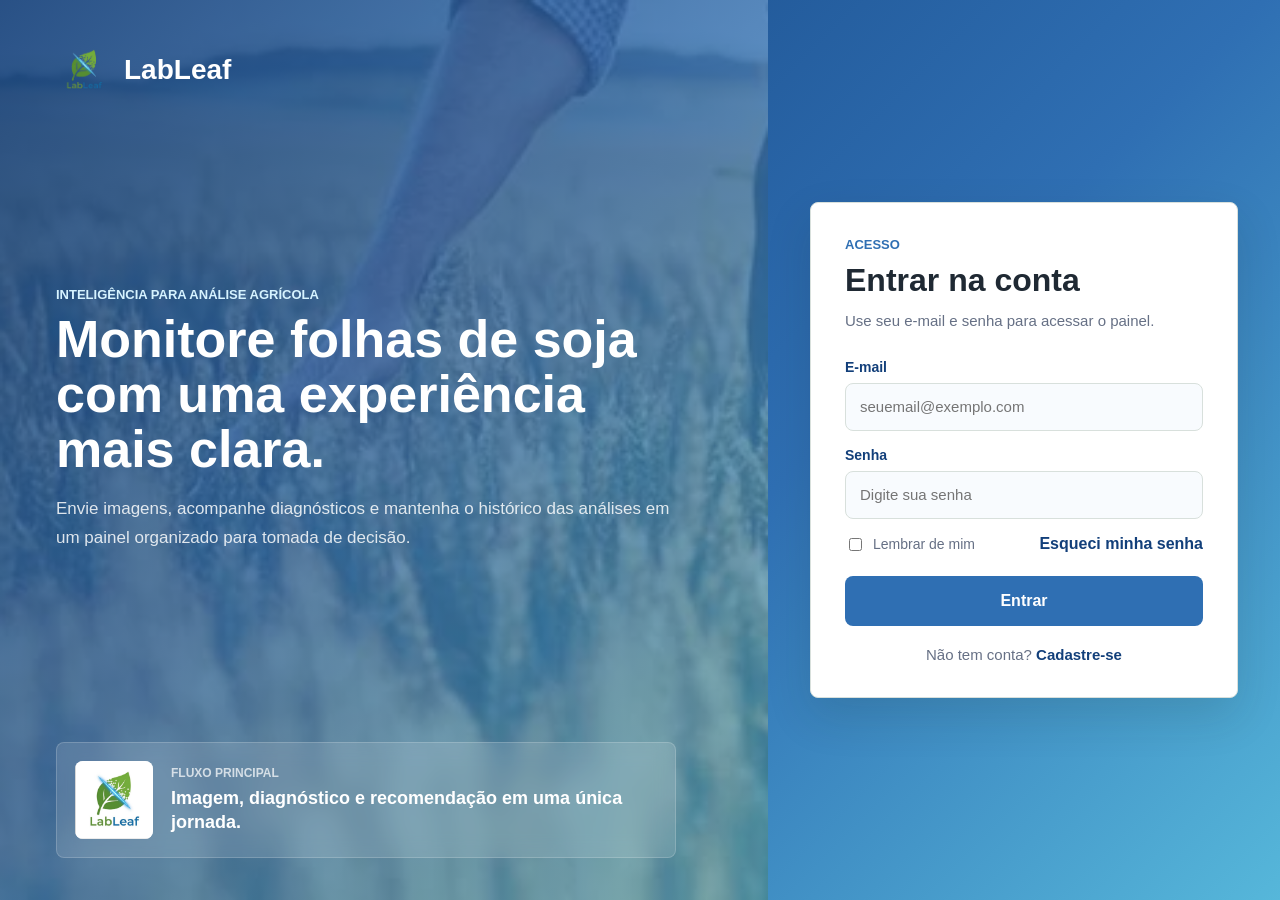
<file: index.html>
<!doctype html>
<html lang="pt-BR">
  <head>
    <meta charset="UTF-8" />
    <meta http-equiv="X-UA-Compatible" content="IE=edge" />
    <meta name="viewport" content="width=device-width, initial-scale=1.0" />
    <title>LabLeaf | Análise agrícola</title>
    <link rel="stylesheet" href="style.css" />
  </head>

  <body data-auth-required="true">
    <script>
      if (!localStorage.getItem("authToken")) {
        window.location.href = "login.html";
      }
    </script>

    <header class="cabecalho">
      <a class="logo-area" href="index.html" aria-label="Ir para a página inicial">
        <img src="imagens/lableaf.png" alt="Logo LabLeaf" class="logo-img" />
        <span class="logo-texto">LabLeaf</span>
      </a>

      <nav class="menu" aria-label="Navegação principal">
        <a href="#" class="active">Análise</a>
        <a href="relatorio.html">Relatórios</a>
        <a href="planos.html">Planos</a>
      </nav>

      <div class="user-container">
        <button
          class="user"
          id="menuButton"
          type="button"
          aria-label="Abrir menu"
          aria-expanded="false"
        >
          <span></span>
          <span></span>
          <span></span>
        </button>

        <div class="dropdown" id="dropdownMenu">
          <div class="dropdown-mobile-nav" aria-label="Navegação mobile">
            <a href="index.html" class="active">Análise</a>
            <a href="relatorio.html">Relatórios</a>
            <a href="planos.html">Planos</a>
          </div>
          <div class="dropdown-divider"></div>
          <a href="configuracoes.html">Configurações</a>
          <a href="perfil.html">Perfil</a>
          <a href="login.html" id="logoutBtn">Sair</a>
        </div>
      </div>
    </header>

    <main class="container">
      <section class="upload-section" aria-labelledby="uploadTitle">
        <div class="upload-intro">
          <p class="eyebrow">Diagnóstico foliar por imagem</p>
          <h1 id="uploadTitle">Enviar imagem</h1>
          <p>
            A análise retorna a doença provável, o nível de confiança e uma
            recomendação inicial para orientar a próxima decisão em campo.
          </p>
        </div>

        <div class="upload-panel">
          <input type="file" id="imagemInput" accept="image/*" hidden />

          <button class="dropzone" id="botaoUpload" type="button">
            <span class="dropzone-icon" aria-hidden="true">+</span>
            <span class="dropzone-title">Selecionar foto da folha</span>
            <span class="dropzone-subtitle">JPG, PNG ou WEBP</span>
          </button>

          <div class="selected-file" id="selectedFile" hidden>
            <div class="selected-preview">
              <img id="previewImagem" alt="Imagem selecionada para análise" />
            </div>

            <div class="selected-info">
              <p class="selected-label">Arquivo selecionado</p>
              <p id="nomeArquivo"></p>
            </div>

            <button id="removerImagem" class="btn-icon-text" type="button">
              Remover
            </button>
          </div>

          <p class="status-line" id="statusAnalise" aria-live="polite">
            Aguardando imagem.
          </p>
        </div>
      </section>

      <section class="doencas-section" aria-labelledby="doencasTitle">
        <div class="section-heading">
          <p class="eyebrow">Referência rápida</p>
          <h2 id="doencasTitle">Doenças comuns em folhas de soja</h2>
        </div>

        <div class="doencas-grid">
          <article class="doenca-card">
            <img
              src="https://commons.wikimedia.org/wiki/Special:Redirect/file/Soybean%20rust.jpg"
              alt="Folhas de soja com ferrugem asiática"
              loading="lazy"
            />
            <div class="doenca-content">
              <span>Fungo</span>
              <h3>Ferrugem asiática</h3>
              <p>
                Manchas pequenas que evoluem rapidamente e podem provocar perda
                de área foliar quando não monitoradas.
              </p>
              <a href="https://www.embrapa.br/soja/ferrugem" target="_blank" rel="noopener noreferrer">
                Saiba mais
              </a>
            </div>
          </article>

          <article class="doenca-card">
            <img
              src="https://commons.wikimedia.org/wiki/Special:Redirect/file/Soybean%20Bacterial%20leaf%20spot%20%28Pathogen%20Pseudomonas%20syringae%20pv.%20glycinea%29%20%2812074577444%29.jpg"
              alt="Folha de soja com lesões bacterianas"
              loading="lazy"
            />
            <div class="doenca-content">
              <span>Bactéria</span>
              <h3>Crestamento bacteriano</h3>
              <p>
                Lesões aquosas e áreas necrosadas, normalmente favorecidas por
                umidade elevada e chuva com vento.
              </p>
              <a href="https://www.embrapa.br/agencia-de-informacao-tecnologica/cultivos/soja/producao/doencas-da-soja/doencas-causadas-por-bacterias/crestamento-bacteriano" target="_blank" rel="noopener noreferrer">
                Saiba mais
              </a>
            </div>
          </article>

          <article class="doenca-card">
            <img
              src="https://commons.wikimedia.org/wiki/Special:Redirect/file/Powdery%20mildew1364200569.jpg"
              alt="Folha com sinais de oídio"
              loading="lazy"
            />
            <div class="doenca-content">
              <span>Fungo</span>
              <h3>Oídio</h3>
              <p>
                Cobertura esbranquiçada sobre a folha que pode reduzir o vigor
                da planta em infecções severas.
              </p>
              <a href="https://www.embrapa.br/agencia-de-informacao-tecnologica/cultivos/soja/producao/doencas-da-soja/doencas-causadas-por-fungos/oidio" target="_blank" rel="noopener noreferrer">
                Saiba mais
              </a>
            </div>
          </article>

          <article class="doenca-card">
            <img
              src="https://commons.wikimedia.org/wiki/Special:Redirect/file/5470054-PPT.jpg"
              alt="Folhas de soja com sintomas de mosaico"
              loading="lazy"
            />
            <div class="doenca-content">
              <span>Vírus</span>
              <h3>Mosaico comum</h3>
              <p>
                Folhas encarquilhadas e coloração irregular, com transmissão
                associada a sementes infectadas e pulgões.
              </p>
              <a href="https://www.embrapa.br/agencia-de-informacao-tecnologica/cultivos/soja/producao/doencas-da-soja/doencas-causadas-por-virus/mosaico-comum-da-soja" target="_blank" rel="noopener noreferrer">
                Saiba mais
              </a>
            </div>
          </article>
        </div>
      </section>
    </main>

    <div class="modal-overlay" id="resultadoModal" hidden>
      <section
        class="resultado-modal"
        role="dialog"
        aria-modal="true"
        aria-labelledby="modalTitle"
      >
        <button class="modal-close" id="fecharModal" type="button" aria-label="Fechar resultado">
          ×
        </button>

        <div class="modal-media">
          <img id="modalImagem" alt="Imagem analisada" />
        </div>

        <div class="modal-content">
          <p class="modal-kicker" id="modalStatus">Análise em andamento</p>
          <h2 id="modalTitle">Resultado da análise</h2>

          <div class="result-summary">
            <div>
              <span>Doença identificada</span>
              <strong id="resultadoClasse">Processando...</strong>
            </div>
            <div>
              <span>Confiança</span>
              <strong id="resultadoConfianca">--</strong>
            </div>
          </div>

          <div class="recommendation-box">
            <span>Recomendação inicial</span>
            <p id="resultadoRecomendacao">
              Aguardando retorno do modelo.
            </p>
          </div>

          <p class="modal-note">
            O diagnóstico é uma triagem por IA e não substitui a avaliação de um
            profissional da área.
          </p>

          <div class="modal-actions">
            <button class="btn-primary" id="baixarPdf" type="button" disabled>
              Baixar PDF
            </button>
          </div>
        </div>
      </section>
    </div>

    <footer class="footer">
      <div class="footer-content">
        <div class="footer-info">
          <p>LabLeaf - Inteligência para análise agrícola</p>
          <p>Contato: lableaf@gmail.com</p>
        </div>

        <div class="footer-links">
          <a href="#">Termos</a>
          <a href="#">Privacidade</a>
          <a href="https://github.com/LabLeafBR" target="_blank" rel="noopener noreferrer">
            GitHub
          </a>
        </div>
      </div>
    </footer>

    <script src="config.js?v=10"></script>
    <script src="auth.js?v=2"></script>
    <script src="script.js?v=5"></script>
  </body>
</html>
</file>
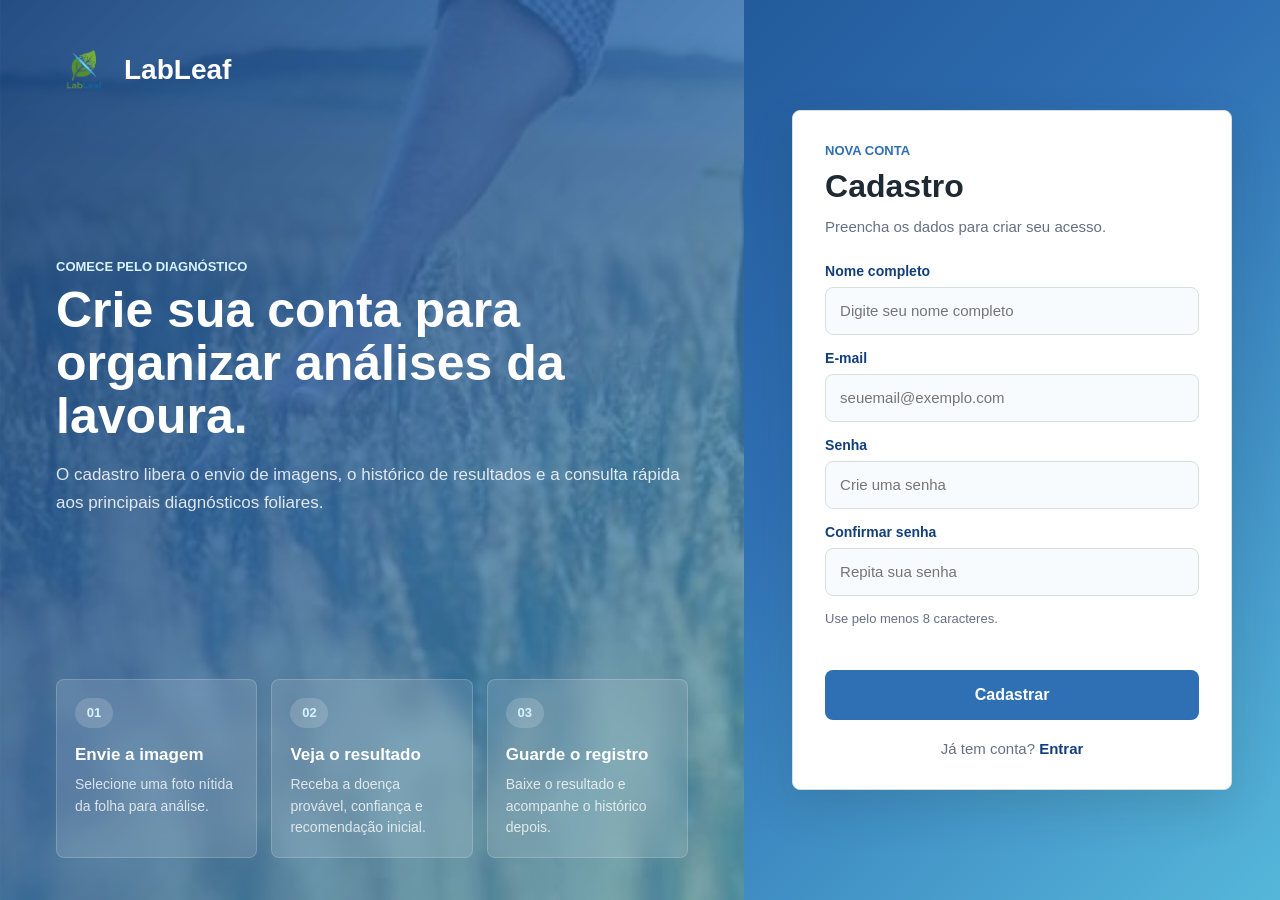
<file: cadastro.html>
<!doctype html>
<html lang="pt-BR">
  <head>
    <meta charset="UTF-8" />
    <meta name="viewport" content="width=device-width, initial-scale=1.0" />
    <title>Cadastro | LabLeaf</title>
    <link rel="stylesheet" href="cadastro.css" />
  </head>

  <body>
    <main class="auth-page">
      <section class="brand-panel" aria-label="Apresentação do cadastro">
        <header class="brand-header">
          <img src="imagens/lableaf.png" alt="Logo LabLeaf" class="logo-img" />
          <span>LabLeaf</span>
        </header>

        <div class="brand-copy">
          <p class="eyebrow">Comece pelo diagnóstico</p>
          <h1>Crie sua conta para organizar análises da lavoura.</h1>
          <p>
            O cadastro libera o envio de imagens, o histórico de resultados e a
            consulta rápida aos principais diagnósticos foliares.
          </p>
        </div>

        <div class="steps">
          <div class="step-card">
            <span>01</span>
            <strong>Envie a imagem</strong>
            <p>Selecione uma foto nítida da folha para análise.</p>
          </div>
          <div class="step-card">
            <span>02</span>
            <strong>Veja o resultado</strong>
            <p>Receba a doença provável, confiança e recomendação inicial.</p>
          </div>
          <div class="step-card">
            <span>03</span>
            <strong>Guarde o registro</strong>
            <p>Baixe o resultado e acompanhe o histórico depois.</p>
          </div>
        </div>
      </section>

      <section class="form-panel" aria-labelledby="cadastroTitle">
        <div class="form-card">
          <p class="eyebrow">Nova conta</p>
          <h2 id="cadastroTitle">Cadastro</h2>
          <p class="subtitle">Preencha os dados para criar seu acesso.</p>

          <form onsubmit="cadastrar(event)">
            <div class="input-group">
              <label for="nome">Nome completo</label>
              <input
                type="text"
                id="nome"
                placeholder="Digite seu nome completo"
                autocomplete="name"
                required
              />
            </div>

            <div class="input-group">
              <label for="email">E-mail</label>
              <input
                type="email"
                id="email"
                placeholder="seuemail@exemplo.com"
                autocomplete="email"
                required
              />
            </div>

            <div class="input-group">
              <label for="senha">Senha</label>
              <input
                type="password"
                id="senha"
                placeholder="Crie uma senha"
                minlength="8"
                autocomplete="new-password"
                required
              />
            </div>

            <div class="input-group">
              <label for="confirmarSenha">Confirmar senha</label>
              <input
                type="password"
                id="confirmarSenha"
                placeholder="Repita sua senha"
                minlength="8"
                autocomplete="new-password"
                required
              />
            </div>

            <p class="password-tip">Use pelo menos 8 caracteres.</p>
            <p id="erroSenha" class="form-error" aria-live="polite"></p>

            <button type="submit" class="btn-primary">Cadastrar</button>

            <p class="form-link">
              Já tem conta? <a href="login.html">Entrar</a>
            </p>
          </form>
        </div>
      </section>
    </main>

    <script src="config.js?v=10"></script>
    <script src="auth.js?v=2"></script>
  </body>
</html>
</file>
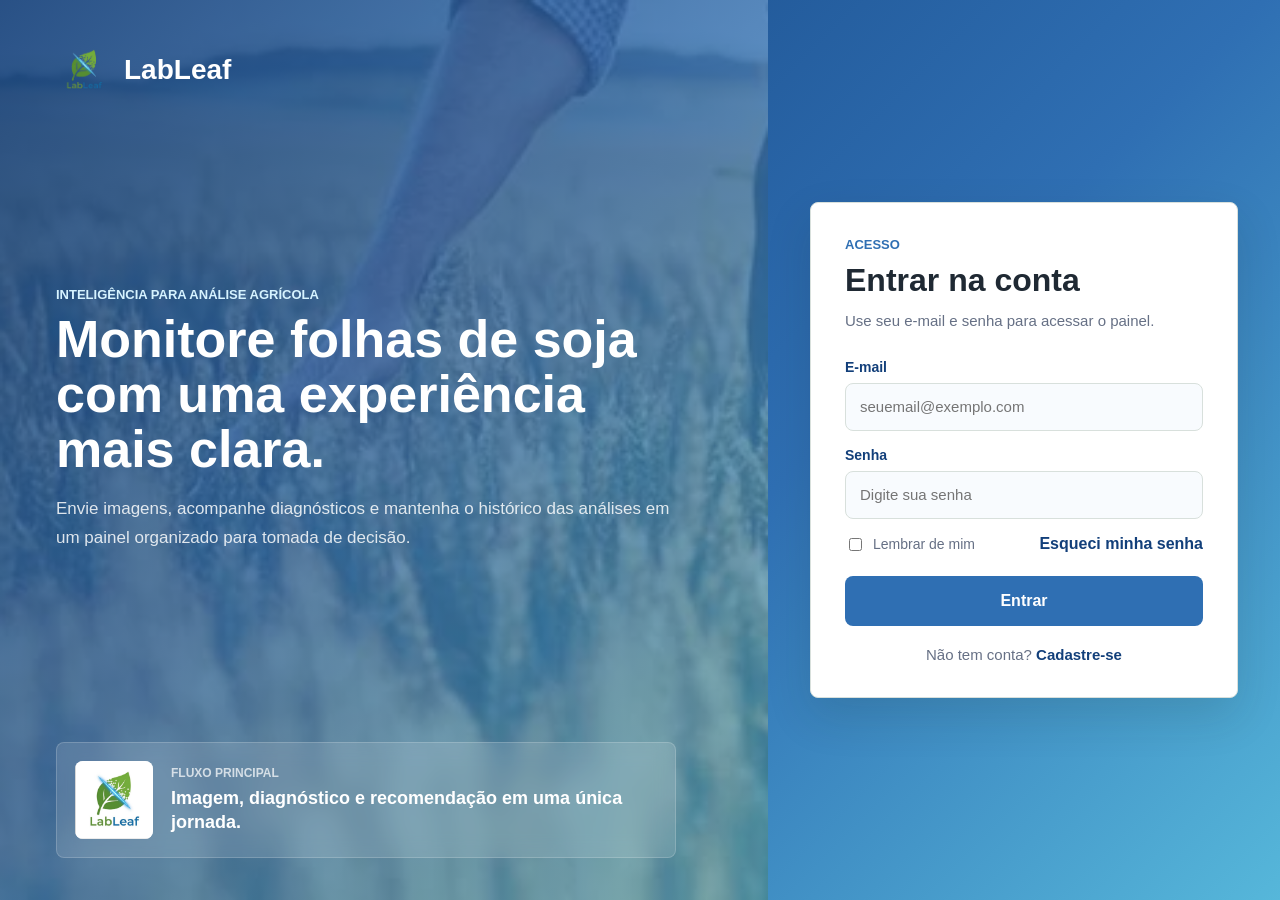
<file: configuracoes.html>
<!doctype html>
<html lang="pt-BR">
  <head>
    <meta charset="UTF-8" />
    <meta name="viewport" content="width=device-width, initial-scale=1.0" />
    <title>Configurações | LabLeaf</title>
    <link rel="stylesheet" href="conta.css" />
  </head>

  <body data-auth-required="true">
    <script>
      if (!localStorage.getItem("authToken")) {
        window.location.href = "login.html";
      }
    </script>

    <header class="cabecalho">
      <a class="logo-area" href="index.html" aria-label="Ir para a página inicial">
        <img src="imagens/lableaf.png" alt="Logo LabLeaf" class="logo-img" />
        <span class="logo-texto">LabLeaf</span>
      </a>

      <nav class="menu" aria-label="Navegação principal">
        <a href="index.html">Análise</a>
        <a href="relatorio.html">Relatórios</a>
        <a href="planos.html">Planos</a>
      </nav>

      <div class="user-container">
        <button class="user" id="menuButton" type="button" aria-label="Abrir menu" aria-expanded="false">
          <span></span>
          <span></span>
          <span></span>
        </button>

        <div class="dropdown" id="dropdownMenu">
          <div class="dropdown-mobile-nav" aria-label="Navegação mobile">
            <a href="index.html">Análise</a>
            <a href="relatorio.html">Relatórios</a>
            <a href="planos.html">Planos</a>
          </div>
          <div class="dropdown-divider"></div>
          <a href="configuracoes.html" class="active">Configurações</a>
          <a href="perfil.html">Perfil</a>
          <a href="login.html" id="logoutBtn">Sair</a>
        </div>
      </div>
    </header>

    <main class="container">
      <section class="page-hero" aria-labelledby="settingsTitle">
        <p class="eyebrow">Preferências</p>
        <h1 id="settingsTitle">Configurações da plataforma</h1>
        <p>
          Ajuste como a conta registra análises, organiza relatórios e apresenta
          informações no painel.
        </p>
      </section>

      <section class="account-grid" aria-label="Configurações da conta">
        <article class="panel">
          <div class="panel-heading">
            <h2>Preferências operacionais</h2>
            <p>Essas opções ficam salvas na sua conta e acompanham o usuário.</p>
          </div>

          <form id="settingsForm">
            <div class="settings-list">
              <div class="setting-row">
                <div>
                  <strong>Período padrão dos relatórios</strong>
                  <p>Define o intervalo inicial usado para consultar o dashboard.</p>
                </div>
                <div class="input-group">
                  <label for="defaultReportPeriod">Período</label>
                  <select id="defaultReportPeriod">
                    <option value="7">Últimos 7 dias</option>
                    <option value="30">Últimos 30 dias</option>
                    <option value="all">Todos</option>
                  </select>
                </div>
              </div>

              <div class="setting-row">
                <div>
                  <strong>Notificações por e-mail</strong>
                  <p>Prepara a conta para receber avisos quando o envio de e-mails for ativado.</p>
                </div>
                <label class="toggle" for="emailNotifications">
                  <input id="emailNotifications" type="checkbox" />
                  <span></span>
                </label>
              </div>

              <div class="setting-row">
                <div>
                  <strong>Salvar imagens analisadas</strong>
                  <p>Quando ativo, o histórico guarda a imagem enviada junto ao diagnóstico.</p>
                </div>
                <label class="toggle" for="saveUploadedImages">
                  <input id="saveUploadedImages" type="checkbox" />
                  <span></span>
                </label>
              </div>

              <div class="setting-row">
                <div>
                  <strong>Painel compacto</strong>
                  <p>Preferência visual para mostrar relatórios com menos espaçamento.</p>
                </div>
                <label class="toggle" for="compactDashboard">
                  <input id="compactDashboard" type="checkbox" />
                  <span></span>
                </label>
              </div>
            </div>

            <p id="settingsStatus" class="form-message" aria-live="polite"></p>

            <div class="actions">
              <a class="btn-secondary" href="perfil.html">Editar perfil</a>
              <button class="btn-primary" type="submit">Salvar configurações</button>
            </div>
          </form>
        </article>

        <aside class="summary-panel">
          <div class="profile-badge">C</div>
          <h2>Controle da conta</h2>
          <p>
            As configurações ajudam a adaptar a experiência sem alterar o modelo
            de análise da IA.
          </p>

          <div class="summary-list">
            <div>
              <span>Banco de dados</span>
              <strong>Preferências persistidas por usuário</strong>
            </div>
            <div>
              <span>Segurança</span>
              <strong>Alterações exigem sessão ativa</strong>
            </div>
            <div>
              <span>IA</span>
              <strong>URL configurada no ambiente do backend</strong>
            </div>
          </div>
        </aside>
      </section>
    </main>

    <footer class="footer">
      <div class="footer-content">
        <div class="footer-info">
          <p>LabLeaf - Inteligência para análise agrícola</p>
          <p>Contato: lableaf@gmail.com</p>
        </div>
        <div class="footer-links">
          <a href="#">Termos</a>
          <a href="#">Privacidade</a>
          <a href="https://github.com/LabLeafBR" target="_blank" rel="noopener noreferrer">GitHub</a>
        </div>
      </div>
    </footer>

    <script src="config.js?v=10"></script>
    <script src="auth.js?v=2"></script>
    <script src="configuracoes.js"></script>
  </body>
</html>
</file>
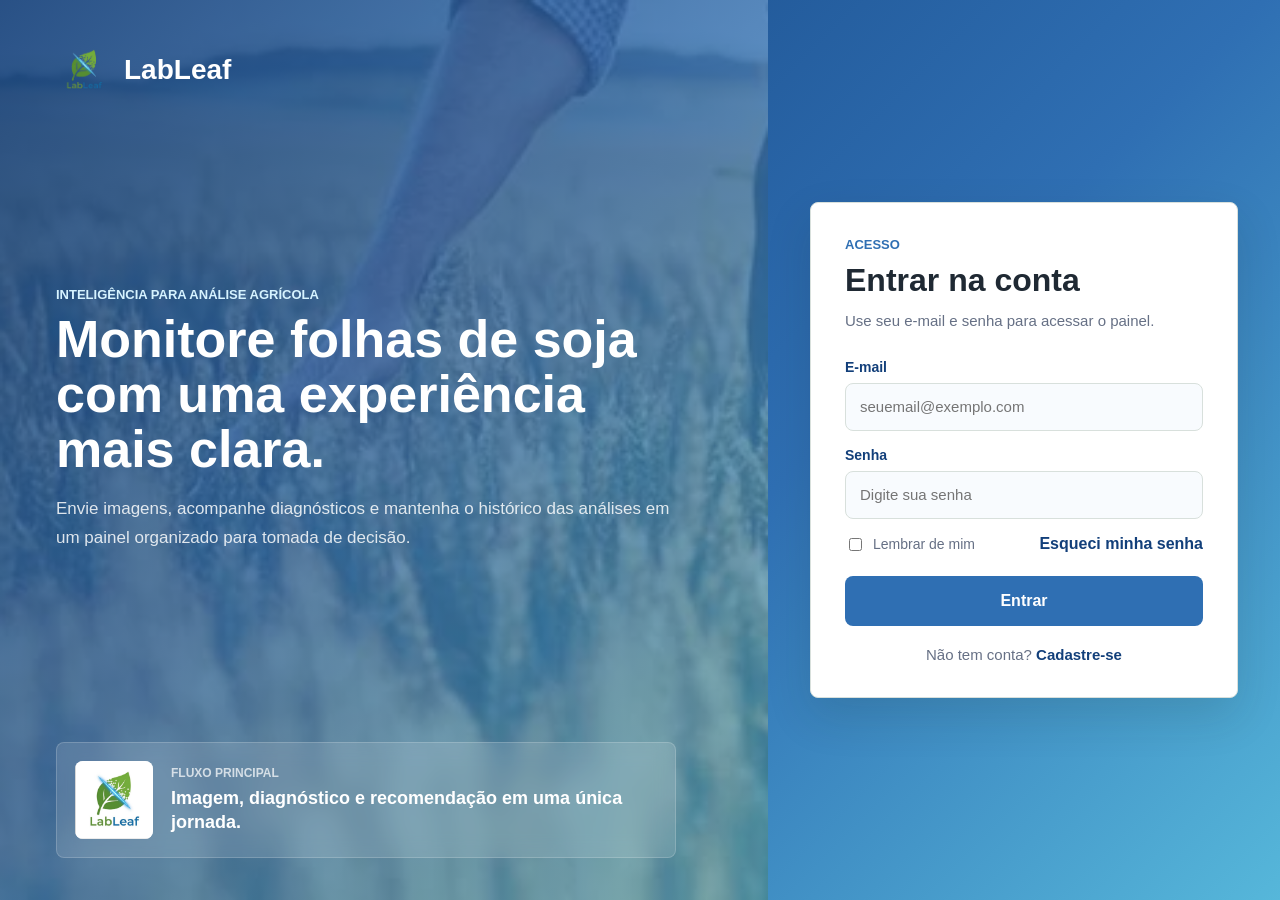
<file: login.html>
<!doctype html>
<html lang="pt-BR">
  <head>
    <meta charset="UTF-8" />
    <meta name="viewport" content="width=device-width, initial-scale=1.0" />
    <title>Entrar | LabLeaf</title>
    <link rel="stylesheet" href="login.css" />
  </head>

  <body>
    <main class="auth-page">
      <section class="brand-panel" aria-label="Apresentação do LabLeaf">
        <header class="brand-header">
          <img src="imagens/lableaf.png" alt="Logo LabLeaf" class="logo-img" />
          <span>LabLeaf</span>
        </header>

        <div class="brand-copy">
          <p class="eyebrow">Inteligência para análise agrícola</p>
          <h1>Monitore folhas de soja com uma experiência mais clara.</h1>
          <p>
            Envie imagens, acompanhe diagnósticos e mantenha o histórico das
            análises em um painel organizado para tomada de decisão.
          </p>
        </div>

        <div class="preview-panel">
          <img src="imagens/Leaf.png" alt="Identidade visual LabLeaf" />
          <div>
            <span>Fluxo principal</span>
            <strong>Imagem, diagnóstico e recomendação em uma única jornada.</strong>
          </div>
        </div>
      </section>

      <section class="form-panel" aria-labelledby="loginTitle">
        <div class="form-card">
          <p class="eyebrow">Acesso</p>
          <h2 id="loginTitle">Entrar na conta</h2>
          <p class="subtitle">Use seu e-mail e senha para acessar o painel.</p>

          <form onsubmit="entrar(event)">
            <div class="input-group">
              <label for="email">E-mail</label>
              <input
                type="email"
                id="email"
                placeholder="seuemail@exemplo.com"
                autocomplete="email"
                required
              />
            </div>

            <div class="input-group">
              <label for="senha">Senha</label>
              <input
                type="password"
                id="senha"
                placeholder="Digite sua senha"
                autocomplete="current-password"
                required
              />
            </div>

            <div class="form-options">
              <label class="remember">
                <input type="checkbox" />
                <span>Lembrar de mim</span>
              </label>

              <a href="recuperar.html">Esqueci minha senha</a>
            </div>

            <button type="submit" class="btn-primary">Entrar</button>

            <p class="form-link">
              Não tem conta? <a href="cadastro.html">Cadastre-se</a>
            </p>
          </form>
        </div>
      </section>
    </main>

    <script src="config.js?v=10"></script>
    <script src="auth.js?v=2"></script>
  </body>
</html>
</file>
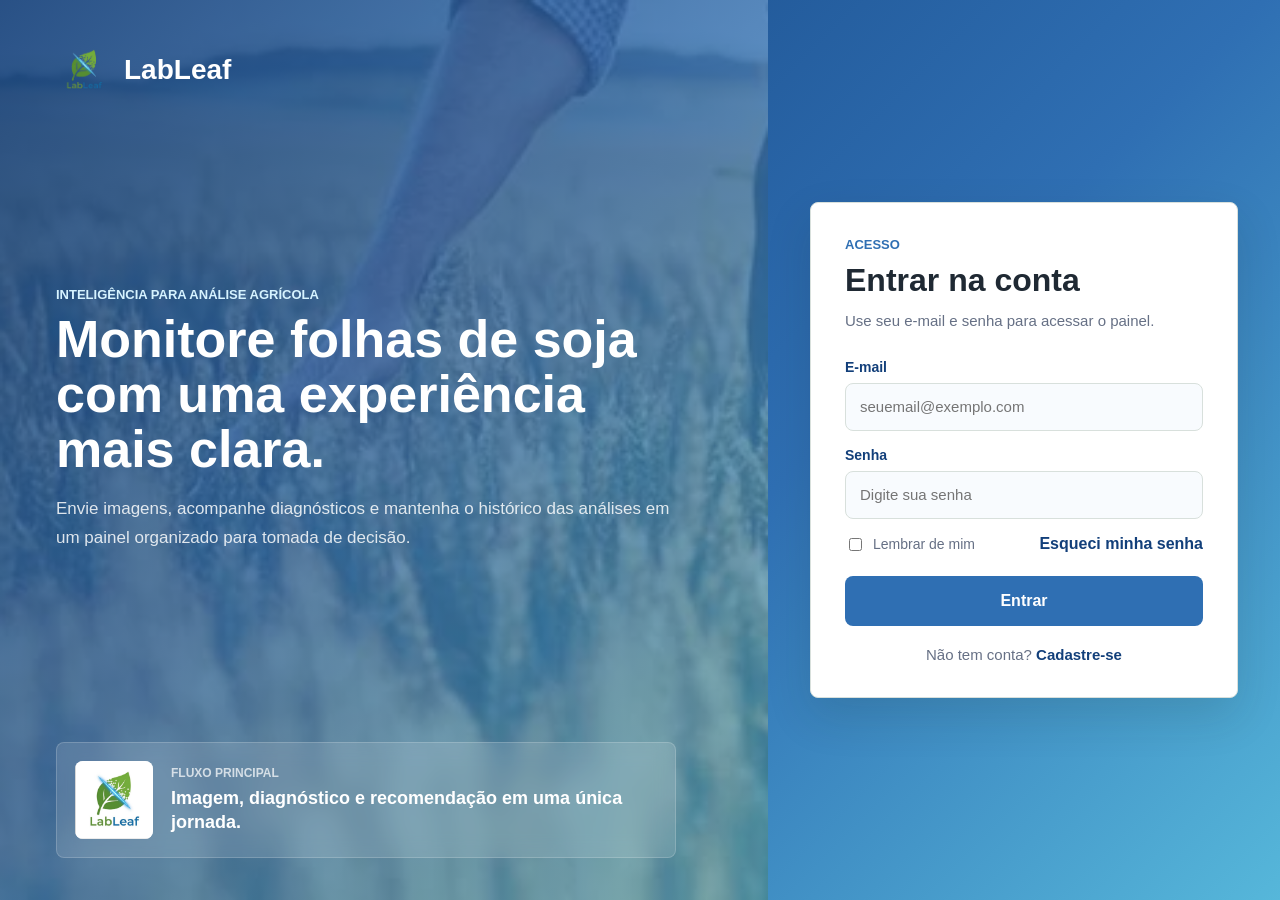
<file: perfil.html>
<!doctype html>
<html lang="pt-BR">
  <head>
    <meta charset="UTF-8" />
    <meta name="viewport" content="width=device-width, initial-scale=1.0" />
    <title>Perfil | LabLeaf</title>
    <link rel="stylesheet" href="conta.css" />
  </head>

  <body data-auth-required="true">
    <script>
      if (!localStorage.getItem("authToken")) {
        window.location.href = "login.html";
      }
    </script>

    <header class="cabecalho">
      <a class="logo-area" href="index.html" aria-label="Ir para a página inicial">
        <img src="imagens/lableaf.png" alt="Logo LabLeaf" class="logo-img" />
        <span class="logo-texto">LabLeaf</span>
      </a>

      <nav class="menu" aria-label="Navegação principal">
        <a href="index.html">Análise</a>
        <a href="relatorio.html">Relatórios</a>
        <a href="planos.html">Planos</a>
      </nav>

      <div class="user-container">
        <button class="user" id="menuButton" type="button" aria-label="Abrir menu" aria-expanded="false">
          <span></span>
          <span></span>
          <span></span>
        </button>

        <div class="dropdown" id="dropdownMenu">
          <div class="dropdown-mobile-nav" aria-label="Navegação mobile">
            <a href="index.html">Análise</a>
            <a href="relatorio.html">Relatórios</a>
            <a href="planos.html">Planos</a>
          </div>
          <div class="dropdown-divider"></div>
          <a href="configuracoes.html">Configurações</a>
          <a href="perfil.html" class="active">Perfil</a>
          <a href="login.html" id="logoutBtn">Sair</a>
        </div>
      </div>
    </header>

    <main class="container">
      <section class="page-hero" aria-labelledby="perfilTitle">
        <p class="eyebrow">Conta</p>
        <h1 id="perfilTitle">Perfil do usuário</h1>
        <p>
          Mantenha seus dados de acesso atualizados e proteja o histórico de
          diagnósticos da sua conta.
        </p>
      </section>

      <section class="account-grid" aria-label="Dados do perfil">
        <div>
          <article class="panel">
            <div class="panel-heading">
              <h2>Dados pessoais</h2>
              <p>Essas informações identificam sua conta dentro da plataforma.</p>
            </div>

            <form id="profileForm">
              <div class="form-grid">
                <div class="input-group">
                  <label for="nome">Nome completo</label>
                  <input id="nome" name="nome" type="text" autocomplete="name" required />
                </div>

                <div class="input-group">
                  <label for="email">E-mail</label>
                  <input id="email" name="email" type="email" autocomplete="email" required />
                </div>
              </div>

              <p id="profileStatus" class="form-message" aria-live="polite"></p>

              <div class="actions">
                <button class="btn-primary" type="submit">Salvar alterações</button>
              </div>
            </form>
          </article>

          <article class="panel">
            <div class="panel-heading">
              <h2>Segurança</h2>
              <p>Altere a senha periodicamente para manter a conta protegida.</p>
            </div>

            <form id="passwordForm">
              <div class="form-grid">
                <div class="input-group full">
                  <label for="senhaAtual">Senha atual</label>
                  <input id="senhaAtual" type="password" autocomplete="current-password" required />
                </div>

                <div class="input-group">
                  <label for="novaSenha">Nova senha</label>
                  <input id="novaSenha" type="password" minlength="8" autocomplete="new-password" required />
                </div>

                <div class="input-group">
                  <label for="confirmarNovaSenha">Confirmar nova senha</label>
                  <input id="confirmarNovaSenha" type="password" minlength="8" autocomplete="new-password" required />
                </div>
              </div>

              <p id="passwordStatus" class="form-message" aria-live="polite"></p>

              <div class="actions">
                <button class="btn-secondary" type="reset">Limpar</button>
                <button class="btn-primary" type="submit">Alterar senha</button>
              </div>
            </form>
          </article>
        </div>

        <aside class="summary-panel" aria-label="Resumo da conta">
          <div class="profile-badge" id="profileInitial">L</div>
          <h2 id="summaryName">Carregando...</h2>
          <p id="summaryEmail">Buscando dados da conta.</p>

          <div class="summary-list">
            <div>
              <span>Plano</span>
              <strong id="summaryPlan">Nenhum plano ativo</strong>
            </div>
            <div>
              <span>Tokens disponíveis</span>
              <strong id="summaryTokens">0</strong>
            </div>
            <div>
              <span>Renovação</span>
              <strong id="summaryRenewal">--</strong>
            </div>
            <div>
              <span>Criada em</span>
              <strong id="summaryCreated">--</strong>
            </div>
            <div>
              <span>Acesso</span>
              <strong>Usuário autenticado</strong>
            </div>
          </div>

          <div class="actions">
            <a class="btn-secondary" href="planos.html">Gerenciar plano</a>
          </div>
        </aside>
      </section>
    </main>

    <footer class="footer">
      <div class="footer-content">
        <div class="footer-info">
          <p>LabLeaf - Inteligência para análise agrícola</p>
          <p>Contato: lableaf@gmail.com</p>
        </div>
        <div class="footer-links">
          <a href="#">Termos</a>
          <a href="#">Privacidade</a>
          <a href="https://github.com/LabLeafBR" target="_blank" rel="noopener noreferrer">GitHub</a>
        </div>
      </div>
    </footer>

    <script src="config.js?v=10"></script>
    <script src="auth.js?v=2"></script>
    <script src="perfil.js"></script>
  </body>
</html>
</file>
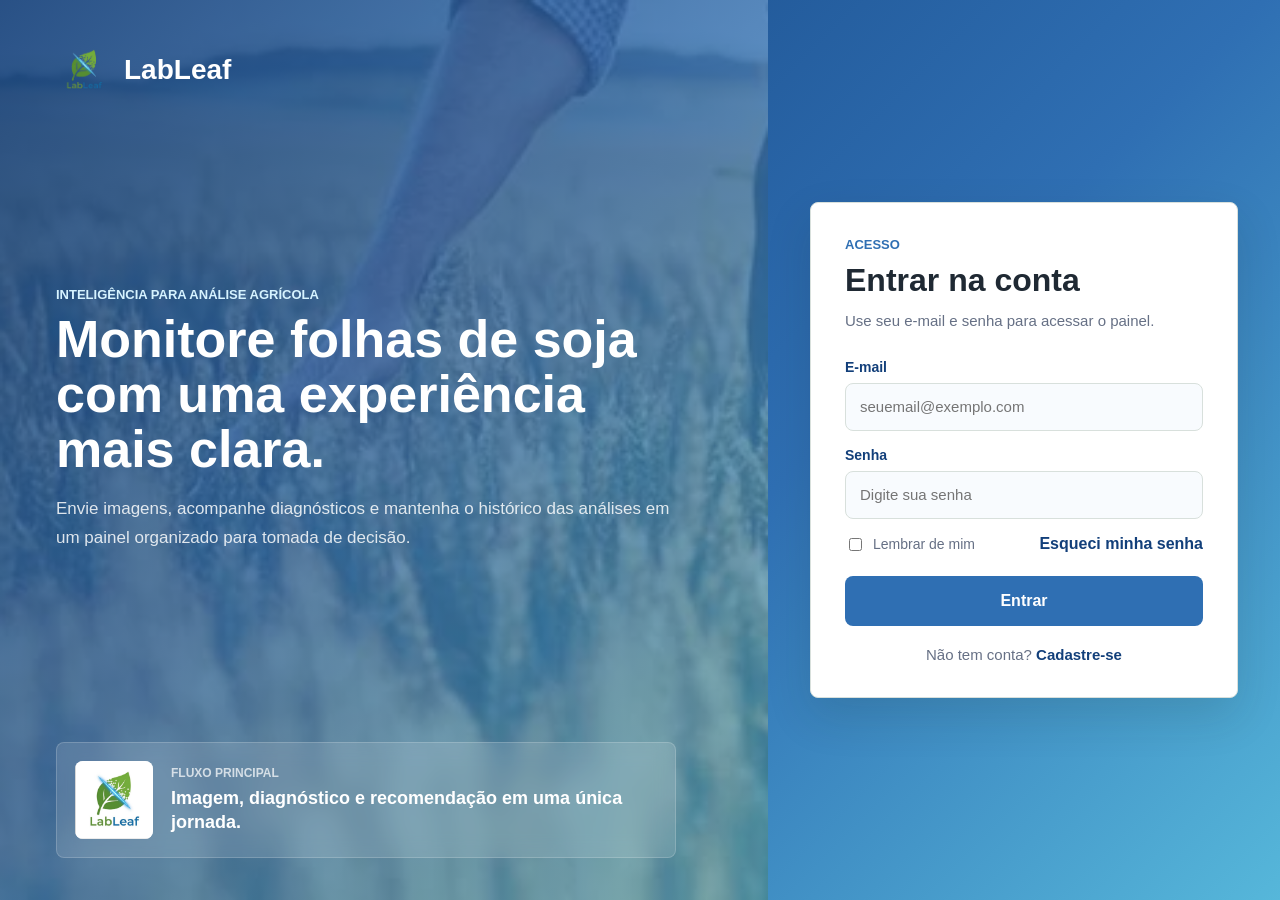
<file: planos.html>
<!doctype html>
<html lang="pt-BR">
  <head>
    <meta charset="UTF-8" />
    <meta name="viewport" content="width=device-width, initial-scale=1.0" />
    <title>Planos | LabLeaf</title>
    <link rel="stylesheet" href="planos.css?v=4" />
  </head>

  <body data-auth-required="true">
    <script>
      if (!localStorage.getItem("authToken")) {
        window.location.href = "login.html";
      }
    </script>

    <header class="cabecalho">
      <a class="logo-area" href="index.html" aria-label="Ir para a página inicial">
        <img src="imagens/lableaf.png" alt="Logo LabLeaf" class="logo-img" />
        <span class="logo-texto">LabLeaf</span>
      </a>

      <nav class="menu" aria-label="Navegação principal">
        <a href="index.html">Análise</a>
        <a href="relatorio.html">Relatórios</a>
        <a href="planos.html" class="active">Planos</a>
      </nav>

      <div class="user-container">
        <button
          class="user"
          id="menuButton"
          type="button"
          aria-label="Abrir menu"
          aria-expanded="false"
        >
          <span></span>
          <span></span>
          <span></span>
        </button>

        <div class="dropdown" id="dropdownMenu">
          <div class="dropdown-mobile-nav" aria-label="Navegação mobile">
            <a href="index.html">Análise</a>
            <a href="relatorio.html">Relatórios</a>
            <a href="planos.html" class="active">Planos</a>
          </div>
          <div class="dropdown-divider"></div>
          <a href="configuracoes.html">Configurações</a>
          <a href="perfil.html">Perfil</a>
          <a href="login.html" id="logoutBtn">Sair</a>
        </div>
      </div>
    </header>

    <main class="container">
      <section class="planos-hero" aria-labelledby="planosTitle">
        <p class="eyebrow">Planos</p>
        <h1 id="planosTitle">Escolha o nível certo para acompanhar sua lavoura.</h1>
        <p>
          Cada plano libera um pacote de tokens. Cada diagnóstico salvo consome
          1 token, mantendo o uso previsível para testes, aulas ou rotina de campo.
        </p>
      </section>

      <section class="subscription-status" id="subscriptionStatus" aria-live="polite">
        <div>
          <span>Plano atual</span>
          <strong>Nenhum plano ativo</strong>
        </div>
        <p>Escolha um plano para liberar tokens de análise.</p>
      </section>

      <section class="planos-grid" aria-label="Lista de planos">
        <article class="plano-card" data-plan-card="essencial">
          <div class="plano-topo">
            <span class="plano-tag">Inicial</span>
            <h2>Essencial</h2>
            <p>Para apresentar o funcionamento da plataforma e validar análises pontuais.</p>
          </div>

          <div class="plano-preco">
            <strong>R$ 49</strong>
            <span>/mês</span>
          </div>

          <ul class="beneficios">
            <li>30 análises por ciclo</li>
            <li>Download do resultado</li>
            <li>Histórico simplificado</li>
            <li>Suporte por e-mail</li>
          </ul>

          <button class="btn-secondary plan-select" type="button" data-plan-id="essencial">
            Escolher plano
          </button>
        </article>

        <article class="plano-card destaque" data-plan-card="pro">
          <div class="plano-badge">Mais indicado</div>

          <div class="plano-topo">
            <span class="plano-tag">Profissional</span>
            <h2>Pro</h2>
            <p>Para acompanhar mais imagens e apresentar relatórios com melhor organização.</p>
          </div>

          <div class="plano-preco">
            <strong>R$ 99</strong>
            <span>/mês</span>
          </div>

          <ul class="beneficios">
            <li>120 análises por ciclo</li>
            <li>Relatórios completos</li>
            <li>Filtros por doença e período</li>
            <li>Suporte prioritário</li>
          </ul>

          <button class="btn-primary plan-select" type="button" data-plan-id="pro">
            Assinar agora
          </button>
        </article>

        <article class="plano-card" data-plan-card="avancado">
          <div class="plano-topo">
            <span class="plano-tag">Institucional</span>
            <h2>Avançado</h2>
            <p>Para turmas, laboratórios ou equipes que precisam de maior volume.</p>
          </div>

          <div class="plano-preco">
            <strong>R$ 199</strong>
            <span>/mês</span>
          </div>

          <ul class="beneficios">
            <li>500 análises por ciclo</li>
            <li>Exportação de relatórios</li>
            <li>Uso institucional</li>
            <li>Suporte dedicado</li>
          </ul>

          <button class="btn-secondary plan-select" type="button" data-plan-id="avancado">
            Escolher plano
          </button>
        </article>
      </section>

      <section class="comparison-section" aria-labelledby="comparisonTitle">
        <div>
          <p class="eyebrow">Resumo</p>
          <h2 id="comparisonTitle">Como os tokens funcionam</h2>
        </div>

        <div class="comparison-list">
          <div>
            <span>Uso</span>
            <strong>1 análise salva consome 1 token do plano ativo.</strong>
          </div>
          <div>
            <span>Bloqueio</span>
            <strong>Sem tokens, o envio é bloqueado antes de chamar a IA.</strong>
          </div>
          <div>
            <span>Renovação</span>
            <strong>Um novo pagamento fictício reinicia o saldo do plano.</strong>
          </div>
        </div>
      </section>
    </main>

    <footer class="footer">
      <div class="footer-content">
        <div class="footer-info">
          <p>LabLeaf - Inteligência para análise agrícola</p>
          <p>Contato: lableaf@gmail.com</p>
        </div>

        <div class="footer-links">
          <a href="#">Termos</a>
          <a href="#">Privacidade</a>
          <a href="https://github.com/LabLeafBR" target="_blank" rel="noopener noreferrer">
            GitHub
          </a>
        </div>
      </div>
    </footer>

    <div class="checkout-overlay" id="checkoutModal" hidden>
      <section class="checkout-modal" role="dialog" aria-modal="true" aria-labelledby="checkoutTitle">
        <button class="modal-close" id="closeCheckout" type="button" aria-label="Fechar pagamento">
          ×
        </button>

        <div class="checkout-summary">
          <p class="eyebrow">Pagamento fictício</p>
          <h2 id="checkoutTitle">Confirmar plano</h2>
          <div class="checkout-plan">
            <span id="checkoutPlanTag">Plano</span>
            <strong id="checkoutPlanName">--</strong>
            <p id="checkoutPlanDetails">--</p>
          </div>
        </div>

        <form class="checkout-form" id="checkoutForm">
          <input type="hidden" id="checkoutPlanId" />

          <div class="input-group">
            <label for="cardName">Nome no cartão</label>
            <input id="cardName" type="text" placeholder="Nome completo" autocomplete="cc-name" required />
          </div>

          <div class="input-group">
            <label for="cardNumber">Número do cartão</label>
            <input id="cardNumber" type="text" inputmode="numeric" placeholder="4242 4242 4242 4242" autocomplete="cc-number" required />
          </div>

          <div class="checkout-row">
            <div class="input-group">
              <label for="cardExpiry">Validade</label>
              <input id="cardExpiry" type="text" placeholder="12/30" autocomplete="cc-exp" required />
            </div>

            <div class="input-group">
              <label for="cardCvv">CVV</label>
              <input id="cardCvv" type="text" inputmode="numeric" placeholder="123" autocomplete="cc-csc" required />
            </div>
          </div>

          <p class="checkout-note">Pagamento de demonstração. Nenhum valor real será cobrado.</p>
          <p id="checkoutStatus" class="checkout-status" aria-live="polite"></p>

          <button class="btn-primary" type="submit">Pagar e ativar plano</button>
        </form>
      </section>
    </div>

    <script src="config.js?v=10"></script>
    <script src="auth.js?v=2"></script>
    <script src="planos.js?v=4"></script>
  </body>
</html>
</file>
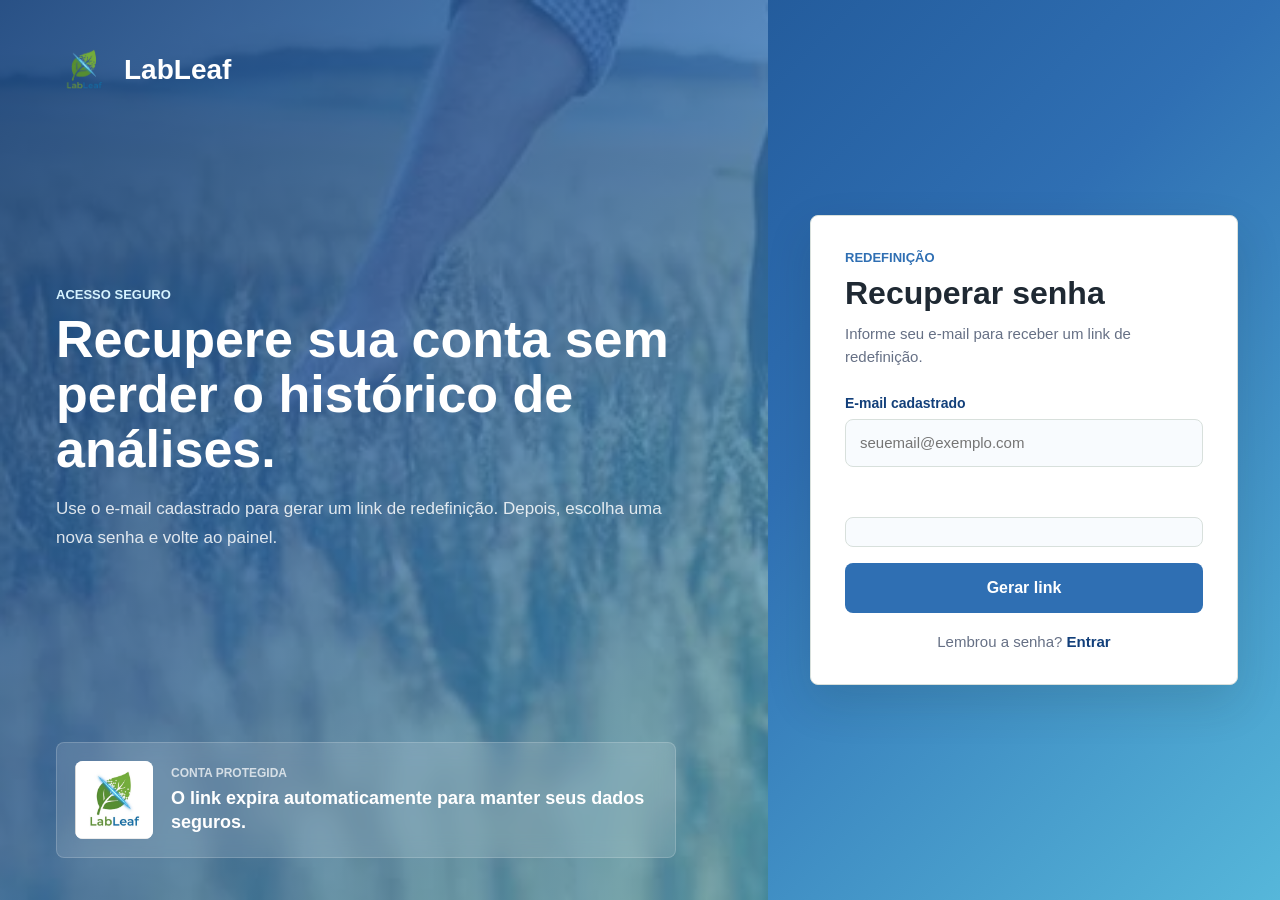
<file: recuperar.html>
<!doctype html>
<html lang="pt-BR">
  <head>
    <meta charset="UTF-8" />
    <meta name="viewport" content="width=device-width, initial-scale=1.0" />
    <title>Recuperar senha | LabLeaf</title>
    <link rel="stylesheet" href="login.css" />
  </head>

  <body>
    <main class="auth-page">
      <section class="brand-panel" aria-label="Recuperação de acesso LabLeaf">
        <header class="brand-header">
          <img src="imagens/lableaf.png" alt="Logo LabLeaf" class="logo-img" />
          <span>LabLeaf</span>
        </header>

        <div class="brand-copy">
          <p class="eyebrow">Acesso seguro</p>
          <h1>Recupere sua conta sem perder o histórico de análises.</h1>
          <p>
            Use o e-mail cadastrado para gerar um link de redefinição. Depois,
            escolha uma nova senha e volte ao painel.
          </p>
        </div>

        <div class="preview-panel">
          <img src="imagens/Leaf.png" alt="Identidade visual LabLeaf" />
          <div>
            <span>Conta protegida</span>
            <strong>O link expira automaticamente para manter seus dados seguros.</strong>
          </div>
        </div>
      </section>

      <section class="form-panel" aria-labelledby="recoverTitle">
        <div class="form-card">
          <p class="eyebrow">Redefinição</p>
          <h2 id="recoverTitle">Recuperar senha</h2>
          <p class="subtitle" id="recoverSubtitle">
            Informe seu e-mail para receber um link de redefinição.
          </p>

          <form id="requestResetForm">
            <div class="input-group">
              <label for="email">E-mail cadastrado</label>
              <input
                type="email"
                id="email"
                placeholder="seuemail@exemplo.com"
                autocomplete="email"
                required
              />
            </div>

            <p id="requestStatus" class="form-message" aria-live="polite"></p>
            <div id="devResetLink" class="reset-link-box" hidden></div>

            <button type="submit" class="btn-primary">Gerar link</button>

            <p class="form-link">
              Lembrou a senha? <a href="login.html">Entrar</a>
            </p>
          </form>

          <form id="resetPasswordForm" hidden>
            <input type="hidden" id="token" />

            <div class="input-group">
              <label for="senha">Nova senha</label>
              <input
                type="password"
                id="senha"
                placeholder="Digite a nova senha"
                minlength="8"
                autocomplete="new-password"
                required
              />
            </div>

            <div class="input-group">
              <label for="confirmarSenha">Confirmar nova senha</label>
              <input
                type="password"
                id="confirmarSenha"
                placeholder="Repita a nova senha"
                minlength="8"
                autocomplete="new-password"
                required
              />
            </div>

            <p class="password-tip">Use pelo menos 8 caracteres.</p>
            <p id="resetStatus" class="form-message" aria-live="polite"></p>

            <button type="submit" class="btn-primary">Alterar senha</button>

            <p class="form-link">
              <a href="login.html">Voltar para login</a>
            </p>
          </form>
        </div>
      </section>
    </main>

    <script src="config.js?v=10"></script>
    <script src="auth.js?v=2"></script>
    <script src="recuperar.js"></script>
  </body>
</html>
</file>
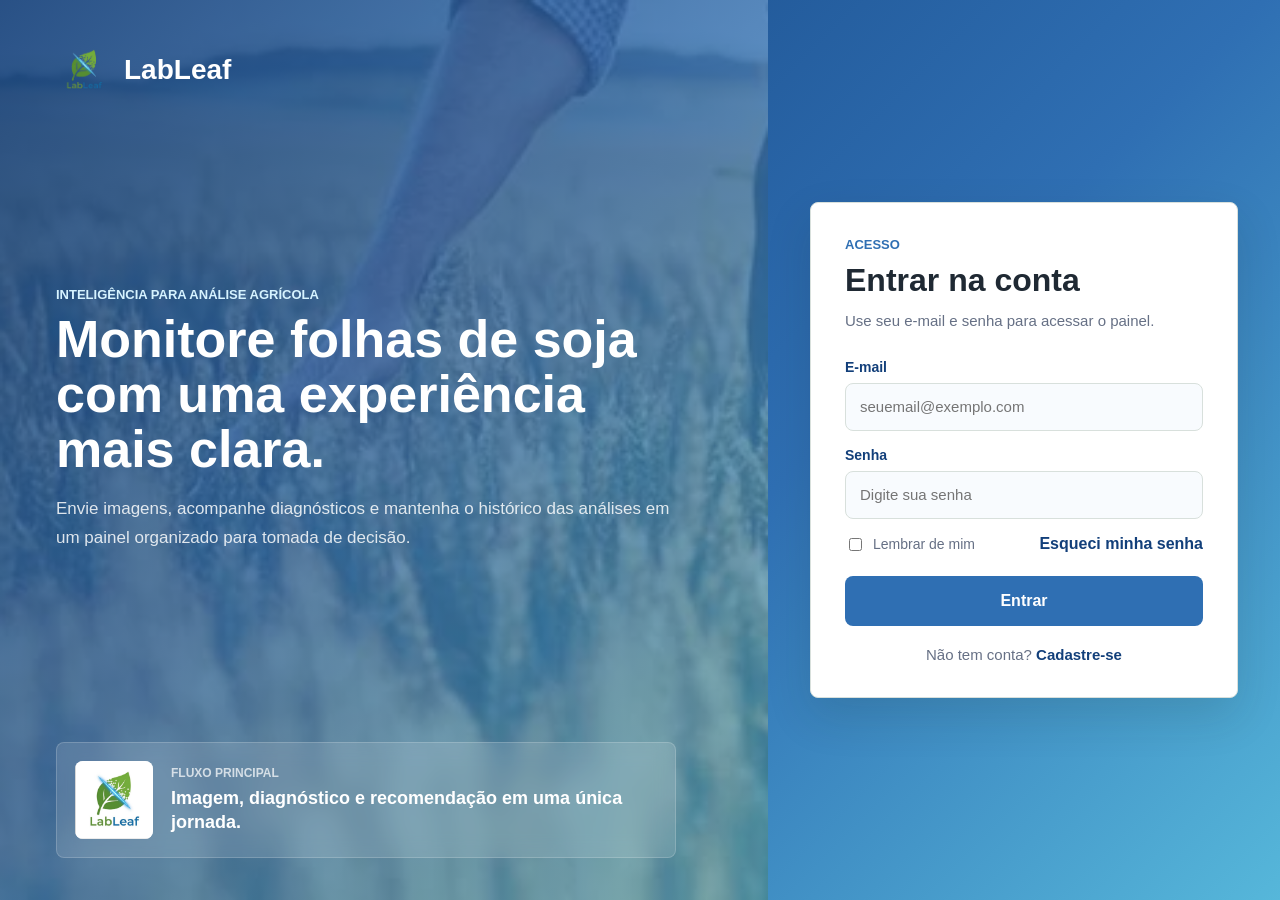
<file: relatorio.html>
<!doctype html>
<html lang="pt-BR">
  <head>
    <meta charset="UTF-8" />
    <meta name="viewport" content="width=device-width, initial-scale=1.0" />
    <title>Relatórios | LabLeaf</title>
    <link rel="stylesheet" href="relatorio.css" />
  </head>

  <body data-auth-required="true">
    <script>
      if (!localStorage.getItem("authToken")) {
        window.location.href = "login.html";
      }
    </script>

    <header class="cabecalho">
      <a class="logo-area" href="index.html" aria-label="Ir para a página inicial">
        <img src="imagens/lableaf.png" alt="Logo LabLeaf" class="logo-img" />
        <span class="logo-texto">LabLeaf</span>
      </a>

      <nav class="menu" aria-label="Navegação principal">
        <a href="index.html">Análise</a>
        <a href="relatorio.html" class="active">Relatórios</a>
        <a href="planos.html">Planos</a>
      </nav>

      <div class="user-container">
        <button
          class="user"
          id="menuButton"
          type="button"
          aria-label="Abrir menu"
          aria-expanded="false"
        >
          <span></span>
          <span></span>
          <span></span>
        </button>

        <div class="dropdown" id="dropdownMenu">
          <div class="dropdown-mobile-nav" aria-label="Navegação mobile">
            <a href="index.html">Análise</a>
            <a href="relatorio.html" class="active">Relatórios</a>
            <a href="planos.html">Planos</a>
          </div>
          <div class="dropdown-divider"></div>
          <a href="configuracoes.html">Configurações</a>
          <a href="perfil.html">Perfil</a>
          <a href="login.html" id="logoutBtn">Sair</a>
        </div>
      </div>
    </header>

    <main class="container">
      <section class="dashboard-hero" aria-labelledby="relatoriosTitle">
        <div>
          <p class="eyebrow">Relatórios</p>
          <h1 id="relatoriosTitle">Visão geral das análises</h1>
          <p>
            Acompanhe indicadores, distribuição dos diagnósticos e histórico
            recente das imagens analisadas.
          </p>
        </div>

        <button class="btn-primary" id="exportReport" type="button">Exportar relatório</button>
      </section>

      <section class="resumo-grid" aria-label="Resumo das análises">
        <article class="metric-card">
          <span>Total de análises</span>
          <strong id="metricTotal">0</strong>
          <p id="metricTotalHint">Carregando dados</p>
        </article>

        <article class="metric-card">
          <span>Casos doentes</span>
          <strong class="danger-text" id="metricDoentes">0</strong>
          <p id="metricDoentesHint">0% das amostras</p>
        </article>

        <article class="metric-card">
          <span>Folhas saudáveis</span>
          <strong class="success-text" id="metricSaudaveis">0</strong>
          <p id="metricSaudaveisHint">0% das amostras</p>
        </article>

        <article class="metric-card">
          <span>Doença mais comum</span>
          <strong id="metricMaisComum">Nenhuma</strong>
          <p id="metricMaisComumHint">0 ocorrências</p>
        </article>
      </section>

      <section class="filter-card" aria-label="Filtros de relatório">
        <select class="filtro-select" id="periodFilter" aria-label="Período">
          <option value="7">Últimos 7 dias</option>
          <option value="30">Últimos 30 dias</option>
          <option value="all">Todos</option>
        </select>

        <select class="filtro-select" id="diseaseFilter" aria-label="Doença">
          <option value="all">Todas as doenças</option>
        </select>

        <button class="btn-secondary" id="filterButton" type="button">Filtrar</button>
      </section>

      <section class="charts-grid" aria-label="Gráficos de análise">
        <article class="chart-card">
          <div class="card-heading">
            <h2>Análises por período</h2>
            <p>Volume registrado nos últimos dias.</p>
          </div>

          <div class="bar-chart" id="periodChart" aria-label="Gráfico de barras">
            <div style="--value: 52%"><span>Seg</span><strong>6</strong></div>
            <div style="--value: 72%"><span>Ter</span><strong>9</strong></div>
            <div style="--value: 46%"><span>Qua</span><strong>5</strong></div>
            <div style="--value: 88%"><span>Qui</span><strong>12</strong></div>
            <div style="--value: 64%"><span>Sex</span><strong>8</strong></div>
            <div style="--value: 38%"><span>Sáb</span><strong>4</strong></div>
            <div style="--value: 58%"><span>Dom</span><strong>8</strong></div>
          </div>
        </article>

        <article class="chart-card">
          <div class="card-heading">
            <h2>Distribuição de doenças</h2>
            <p>Diagnósticos mais frequentes na base atual.</p>
          </div>

          <div class="disease-list" id="diseaseList">
            <div>
              <span>Ferrugem</span>
              <strong>35%</strong>
              <i style="--value: 35%"></i>
            </div>
            <div>
              <span>Mancha foliar</span>
              <strong>24%</strong>
              <i style="--value: 24%"></i>
            </div>
            <div>
              <span>Oídio</span>
              <strong>15%</strong>
              <i style="--value: 15%"></i>
            </div>
            <div>
              <span>Saudável</span>
              <strong>26%</strong>
              <i style="--value: 26%"></i>
            </div>
          </div>
        </article>
      </section>

      <section class="history-card" aria-labelledby="historicoTitle">
        <div class="card-heading history-heading">
          <div>
            <h2 id="historicoTitle">Histórico recente</h2>
            <p>Últimas análises registradas na plataforma.</p>
          </div>
          <button class="btn-secondary" type="button">Ver todos</button>
        </div>

        <div class="tabela-wrapper">
          <table class="tabela-relatorios">
            <thead>
              <tr>
                <th>Imagem</th>
                <th>Data</th>
                <th>Diagnóstico</th>
                <th>Confiança</th>
                <th>Status</th>
                <th>Ação</th>
              </tr>
            </thead>

            <tbody id="historyBody">
              <tr>
                <td><div class="miniatura"></div></td>
                <td>17/04/2026</td>
                <td>Ferrugem</td>
                <td>92%</td>
                <td><span class="status status-danger">Doente</span></td>
                <td><button class="btn-table" type="button">Ver</button></td>
              </tr>

              <tr>
                <td><div class="miniatura healthy"></div></td>
                <td>17/04/2026</td>
                <td>Saudável</td>
                <td>97%</td>
                <td><span class="status status-success">Saudável</span></td>
                <td><button class="btn-table" type="button">Ver</button></td>
              </tr>

              <tr>
                <td><div class="miniatura spot"></div></td>
                <td>16/04/2026</td>
                <td>Mancha foliar</td>
                <td>88%</td>
                <td><span class="status status-danger">Doente</span></td>
                <td><button class="btn-table" type="button">Ver</button></td>
              </tr>
            </tbody>
          </table>
        </div>
      </section>
    </main>

    <footer class="footer">
      <div class="footer-content">
        <div class="footer-info">
          <p>LabLeaf - Inteligência para análise agrícola</p>
          <p>Contato: lableaf@gmail.com</p>
        </div>

        <div class="footer-links">
          <a href="#">Termos</a>
          <a href="#">Privacidade</a>
          <a href="https://github.com/LabLeafBR" target="_blank" rel="noopener noreferrer">
            GitHub
          </a>
        </div>
      </div>
    </footer>

    <script src="config.js?v=10"></script>
    <script src="auth.js?v=2"></script>
    <script src="relatorio.js"></script>
  </body>
</html>
</file>
<file: style.css>
:root {
  --brand: #2f6fb3;
  --brand-dark: #123f7a;
  --brand-soft: #eaf3ff;
  --ink: #1f2933;
  --muted: #667085;
  --line: #d8e0dc;
  --surface: #ffffff;
  --surface-alt: #f3f8fc;
  --page-gradient: linear-gradient(90deg, #123f7a 0%, #2f6fb3 55%, #56b7da 100%);
  --warning: #b7791f;
  --danger: #b42318;
  --danger-soft: #fff1f0;
  --success: #177245;
  --shadow-soft: 0 18px 40px rgba(24, 45, 38, 0.12);
  --shadow-modal: 0 24px 80px rgba(15, 23, 42, 0.26);
}

* {
  box-sizing: border-box;
}

[hidden] {
  display: none !important;
}

html,
body {
  min-height: 100%;
  margin: 0;
  padding: 0;
}

body {
  min-height: 100vh;
  display: flex;
  flex-direction: column;
  overflow-x: hidden;
  background: var(--page-gradient);
  color: #ffffff;
  font-family: Arial, Helvetica, sans-serif;
}

body.modal-open {
  overflow: hidden;
}

button,
a,
input {
  font: inherit;
}

button {
  border: 0;
}

a {
  color: inherit;
}

.cabecalho {
  width: 100%;
  min-height: 82px;
  display: flex;
  align-items: center;
  justify-content: space-between;
  gap: 24px;
  padding: 0 36px;
  background: rgba(18, 63, 122, 0.9);
  border-bottom: 1px solid rgba(255, 255, 255, 0.16);
  position: sticky;
  top: 0;
  z-index: 20;
  backdrop-filter: blur(12px);
}

.logo-area {
  min-width: 210px;
  display: flex;
  align-items: center;
  gap: 12px;
  color: #ffffff;
  text-decoration: none;
}

.logo-img {
  width: 52px;
  height: 52px;
  object-fit: contain;
  display: block;
}

.logo-texto {
  color: #ffffff;
  font-size: 26px;
  font-weight: 800;
  line-height: 1;
  letter-spacing: 0;
}

.menu {
  flex: 1;
  display: flex;
  align-items: center;
  justify-content: center;
  gap: 8px;
}

.menu a {
  min-height: 40px;
  display: inline-flex;
  align-items: center;
  justify-content: center;
  padding: 0 16px;
  border-radius: 8px;
  color: rgba(255, 255, 255, 0.86);
  font-size: 15px;
  font-weight: 700;
  text-decoration: none;
  transition: background 0.2s ease, color 0.2s ease;
}

.menu a:hover,
.menu a.active {
  background: rgba(255, 255, 255, 0.16);
  color: #ffffff;
}

.user-container {
  min-width: 210px;
  display: flex;
  align-items: center;
  justify-content: flex-end;
  position: relative;
}

.user {
  width: 44px;
  height: 44px;
  display: inline-flex;
  flex-direction: column;
  align-items: center;
  justify-content: center;
  gap: 5px;
  border-radius: 8px;
  background: rgba(255, 255, 255, 0.14);
  color: #ffffff;
  cursor: pointer;
  transition: background 0.2s ease, transform 0.2s ease;
}

.user:hover {
  background: rgba(255, 255, 255, 0.22);
  transform: translateY(-1px);
}

.user span {
  width: 20px;
  height: 2px;
  border-radius: 999px;
  background: currentColor;
}

.dropdown {
  min-width: 190px;
  display: none;
  position: absolute;
  top: calc(100% + 12px);
  right: 0;
  overflow: hidden;
  border: 1px solid var(--line);
  border-radius: 8px;
  background: var(--surface);
  box-shadow: var(--shadow-soft);
  z-index: 30;
}

.dropdown.show {
  display: block;
}

.dropdown a {
  display: block;
  padding: 14px 16px;
  color: #344054;
  font-size: 14px;
  font-weight: 700;
  text-decoration: none;
}

.dropdown a:hover {
  background: var(--brand-soft);
  color: var(--brand-dark);
}

.dropdown-mobile-nav,
.dropdown-divider {
  display: none;
}

.dropdown-mobile-nav a.active {
  background: var(--brand-soft);
  color: var(--brand-dark);
}

.container {
  width: 100%;
  max-width: 1180px;
  margin: 0 auto;
  padding: 54px 24px 64px;
  flex: 1;
}

.upload-section {
  display: grid;
  justify-items: center;
  gap: 28px;
  padding: 26px 0 42px;
  text-align: center;
}

.upload-intro {
  max-width: 680px;
}

.eyebrow {
  margin: 0 0 10px;
  color: #bdeeff;
  font-size: 13px;
  font-weight: 800;
  letter-spacing: 0;
  text-transform: uppercase;
}

.upload-intro h1 {
  margin: 0;
  color: #ffffff;
  font-size: 44px;
  line-height: 1.08;
  font-weight: 800;
  letter-spacing: 0;
}

.upload-intro p {
  margin: 16px auto 0;
  color: rgba(255, 255, 255, 0.86);
  font-size: 17px;
  line-height: 1.7;
}

.upload-panel {
  width: 100%;
  max-width: 680px;
  padding: 28px;
  border: 1px solid var(--line);
  border-radius: 8px;
  background: var(--surface);
  box-shadow: var(--shadow-soft);
}

.dropzone {
  width: 100%;
  min-height: 270px;
  display: flex;
  flex-direction: column;
  align-items: center;
  justify-content: center;
  gap: 12px;
  padding: 32px;
  border: 2px dashed #a7b8ae;
  border-radius: 8px;
  background: #f8fbfe;
  color: var(--brand-dark);
  cursor: pointer;
  transition: border-color 0.2s ease, background 0.2s ease, transform 0.2s ease;
}

.dropzone:hover,
.dropzone.is-dragover,
.dropzone:focus-visible {
  border-color: var(--brand);
  background: var(--brand-soft);
  transform: translateY(-1px);
  outline: none;
}

.dropzone-icon {
  width: 56px;
  height: 56px;
  display: inline-flex;
  align-items: center;
  justify-content: center;
  border-radius: 50%;
  background: var(--brand);
  color: #ffffff;
  font-size: 34px;
  line-height: 1;
  font-weight: 500;
}

.dropzone-title {
  color: var(--brand-dark);
  font-size: 22px;
  font-weight: 800;
}

.dropzone-subtitle {
  color: var(--muted);
  font-size: 14px;
  font-weight: 700;
}

.selected-file {
  margin-top: 18px;
  display: grid;
  grid-template-columns: 84px 1fr auto;
  align-items: center;
  gap: 16px;
  padding: 14px;
  border: 1px solid var(--line);
  border-radius: 8px;
  background: #f8fbfe;
  text-align: left;
}

.selected-preview {
  width: 84px;
  height: 72px;
  overflow: hidden;
  border-radius: 8px;
  background: #eaf3ff;
}

.selected-preview img {
  width: 100%;
  height: 100%;
  display: block;
  object-fit: cover;
}

.selected-label {
  margin: 0 0 4px;
  color: var(--muted);
  font-size: 12px;
  font-weight: 800;
  text-transform: uppercase;
  letter-spacing: 0;
}

#nomeArquivo {
  margin: 0;
  color: var(--ink);
  font-size: 15px;
  font-weight: 700;
  line-height: 1.4;
  word-break: break-word;
}

.btn-icon-text,
.btn-secondary,
.btn-primary {
  min-height: 42px;
  display: inline-flex;
  align-items: center;
  justify-content: center;
  padding: 0 16px;
  border-radius: 8px;
  font-size: 14px;
  font-weight: 800;
  cursor: pointer;
  transition: background 0.2s ease, color 0.2s ease, transform 0.2s ease;
}

.btn-icon-text {
  background: #fff3f2;
  color: var(--danger);
}

.btn-icon-text:hover {
  background: var(--danger-soft);
  transform: translateY(-1px);
}

.status-line {
  min-height: 22px;
  margin: 18px 0 0;
  color: var(--muted);
  font-size: 14px;
  font-weight: 700;
}

.status-line.is-loading {
  color: var(--warning);
}

.status-line.is-success {
  color: var(--success);
}

.status-line.is-error {
  color: var(--danger);
}

.doencas-section {
  padding-top: 46px;
  border-top: 1px solid rgba(255, 255, 255, 0.2);
}

.section-heading {
  max-width: 760px;
  margin-bottom: 22px;
}

.section-heading h2 {
  margin: 0;
  color: #ffffff;
  font-size: 30px;
  line-height: 1.2;
  letter-spacing: 0;
}

.doencas-grid {
  display: grid;
  grid-template-columns: repeat(4, minmax(0, 1fr));
  gap: 16px;
}

.doenca-card {
  min-height: 100%;
  display: flex;
  flex-direction: column;
  overflow: hidden;
  border: 1px solid var(--line);
  border-radius: 8px;
  background: var(--surface);
}

.doenca-card img {
  width: 100%;
  height: 160px;
  display: block;
  object-fit: cover;
  background: #eaf3ff;
}

.doenca-content {
  flex: 1;
  display: flex;
  flex-direction: column;
  padding: 18px;
}

.doenca-content span {
  color: var(--brand);
  font-size: 12px;
  font-weight: 800;
  text-transform: uppercase;
  letter-spacing: 0;
}

.doenca-content h3 {
  margin: 8px 0 8px;
  color: var(--ink);
  font-size: 19px;
  line-height: 1.2;
}

.doenca-content p {
  margin: 0 0 18px;
  color: var(--muted);
  font-size: 14px;
  line-height: 1.55;
}

.doenca-content a {
  margin-top: auto;
  color: var(--brand-dark);
  font-size: 14px;
  font-weight: 800;
  text-decoration: none;
}

.doenca-content a:hover {
  text-decoration: underline;
}

.modal-overlay {
  position: fixed;
  inset: 0;
  z-index: 100;
  display: flex;
  align-items: center;
  justify-content: center;
  padding: 24px;
  background: rgba(15, 23, 42, 0.62);
}

.modal-overlay[hidden] {
  display: none;
}

.resultado-modal {
  width: min(960px, 100%);
  max-height: calc(100vh - 48px);
  display: grid;
  grid-template-columns: 42% 58%;
  overflow: auto;
  position: relative;
  border-radius: 8px;
  background: var(--surface);
  box-shadow: var(--shadow-modal);
}

.modal-close {
  width: 40px;
  height: 40px;
  position: absolute;
  top: 14px;
  right: 14px;
  z-index: 2;
  border-radius: 8px;
  background: rgba(255, 255, 255, 0.9);
  color: var(--ink);
  font-size: 28px;
  line-height: 1;
  cursor: pointer;
}

.modal-close:hover {
  background: #eaf3ff;
}

.modal-media {
  min-height: 540px;
  background: #eaf3ff;
}

.modal-media img {
  width: 100%;
  height: 100%;
  display: block;
  object-fit: cover;
}

.modal-content {
  padding: 42px;
}

.modal-kicker {
  display: inline-flex;
  align-items: center;
  min-height: 30px;
  margin: 0 0 14px;
  padding: 0 12px;
  border-radius: 999px;
  background: var(--brand-soft);
  color: var(--brand-dark);
  font-size: 13px;
  font-weight: 800;
}

.modal-kicker.is-loading {
  background: #fff7e6;
  color: var(--warning);
}

.modal-kicker.is-error {
  background: var(--danger-soft);
  color: var(--danger);
}

.modal-content h2 {
  margin: 0 0 24px;
  color: var(--ink);
  font-size: 32px;
  line-height: 1.15;
}

.result-summary {
  display: grid;
  grid-template-columns: 1fr 1fr;
  gap: 12px;
  margin-bottom: 16px;
}

.result-summary div,
.recommendation-box {
  padding: 16px;
  border: 1px solid var(--line);
  border-radius: 8px;
  background: #f8fbfe;
}

.result-summary span,
.recommendation-box span {
  display: block;
  margin-bottom: 8px;
  color: var(--muted);
  font-size: 12px;
  font-weight: 800;
  text-transform: uppercase;
  letter-spacing: 0;
}

.result-summary strong {
  display: block;
  color: var(--ink);
  font-size: 21px;
  line-height: 1.25;
}

.recommendation-box p {
  margin: 0;
  color: var(--ink);
  font-size: 16px;
  line-height: 1.65;
}

.modal-note {
  margin: 16px 0 0;
  color: var(--muted);
  font-size: 13px;
  line-height: 1.6;
}

.modal-actions {
  display: flex;
  flex-wrap: wrap;
  gap: 10px;
  margin-top: 26px;
}

.btn-secondary {
  border: 1px solid var(--line);
  background: var(--surface);
  color: var(--brand-dark);
}

.btn-secondary:hover:not(:disabled) {
  background: var(--brand-soft);
  transform: translateY(-1px);
}

.btn-primary {
  background: var(--brand);
  color: #ffffff;
}

.btn-primary:hover:not(:disabled) {
  background: var(--brand-dark);
  transform: translateY(-1px);
}

.btn-secondary:disabled,
.btn-primary:disabled {
  cursor: not-allowed;
  opacity: 0.5;
}

.footer {
  margin-top: auto;
  padding: 26px 36px;
  border-top: 1px solid var(--line);
  background: #0f3d66;
  color: #f2f7f4;
}

.footer-content {
  width: 100%;
  max-width: 1180px;
  margin: 0 auto;
  display: flex;
  align-items: center;
  justify-content: space-between;
  gap: 24px;
  flex-wrap: wrap;
}

.footer-info {
  display: grid;
  gap: 4px;
}

.footer-info p {
  margin: 0;
  color: rgba(255, 255, 255, 0.78);
  font-size: 14px;
}

.footer-info p:first-child {
  color: #ffffff;
  font-size: 16px;
  font-weight: 800;
}

.footer-links {
  display: flex;
  align-items: center;
  gap: 18px;
  flex-wrap: wrap;
}

.footer-links a {
  color: rgba(255, 255, 255, 0.82);
  font-size: 14px;
  font-weight: 700;
  text-decoration: none;
}

.footer-links a:hover {
  color: #ffffff;
  text-decoration: underline;
}

@media (max-width: 1050px) {
  .doencas-grid {
    grid-template-columns: repeat(2, minmax(0, 1fr));
  }
}

@media (max-width: 820px) {
  .cabecalho {
    min-height: 74px;
    padding: 0 18px;
  }

  .logo-area,
  .user-container {
    min-width: auto;
  }

  .dropdown {
    min-width: 220px;
  }

  .dropdown-mobile-nav {
    display: block;
  }

  .dropdown-divider {
    display: block;
    height: 1px;
    background: var(--line);
  }

  .menu {
    display: none;
  }

  .logo-img {
    width: 46px;
    height: 46px;
  }

  .logo-texto {
    font-size: 22px;
  }

  .container {
    padding: 34px 16px 46px;
  }

  .upload-section {
    padding-top: 8px;
  }

  .upload-intro h1 {
    font-size: 34px;
  }

  .upload-intro p {
    font-size: 16px;
  }

  .upload-panel {
    padding: 18px;
  }

  .dropzone {
    min-height: 230px;
    padding: 24px 18px;
  }

  .selected-file {
    grid-template-columns: 70px 1fr;
  }

  .selected-preview {
    width: 70px;
    height: 64px;
  }

  .btn-icon-text {
    grid-column: 1 / -1;
    width: 100%;
  }

  .resultado-modal {
    grid-template-columns: 1fr;
  }

  .modal-media {
    min-height: 280px;
  }

  .modal-content {
    padding: 28px 22px 24px;
  }

  .modal-content h2 {
    font-size: 27px;
  }

  .result-summary {
    grid-template-columns: 1fr;
  }
}

@media (max-width: 600px) {
  .doencas-grid {
    grid-template-columns: 1fr;
  }

  .section-heading h2 {
    font-size: 26px;
  }

  .modal-overlay {
    padding: 12px;
  }

  .resultado-modal {
    max-height: calc(100vh - 24px);
  }

  .modal-actions {
    display: grid;
  }

  .footer {
    padding: 24px 18px;
  }

  .footer-content {
    align-items: flex-start;
    flex-direction: column;
  }
}
</file>
<file: cadastro.css>
:root {
  --brand: #2f6fb3;
  --brand-dark: #123f7a;
  --brand-soft: #eaf3ff;
  --ink: #1f2933;
  --muted: #667085;
  --line: #d8e0dc;
  --surface: #ffffff;
  --surface-alt: #f3f8fc;
  --page-gradient: linear-gradient(135deg, #123f7a 0%, #2f6fb3 58%, #56b7da 100%);
  --danger: #b42318;
  --shadow: 0 18px 45px rgba(24, 45, 38, 0.14);
}

* {
  box-sizing: border-box;
}

html,
body {
  min-height: 100%;
  margin: 0;
  padding: 0;
}

body {
  min-height: 100vh;
  background: var(--page-gradient);
  color: var(--ink);
  font-family: Arial, Helvetica, sans-serif;
}

button,
input,
a {
  font: inherit;
}

a {
  color: inherit;
}

.auth-page {
  min-height: 100vh;
  display: grid;
  grid-template-columns: minmax(0, 1fr) minmax(390px, 0.72fr);
}

.brand-panel {
  min-height: 100vh;
  display: flex;
  flex-direction: column;
  justify-content: space-between;
  gap: 34px;
  padding: 42px 56px;
  background:
    linear-gradient(135deg, rgba(18, 63, 122, 0.92), rgba(47, 111, 179, 0.8), rgba(86, 183, 218, 0.68)),
    url("imagens/agricultura.png");
  background-size: cover;
  background-position: center;
  color: #ffffff;
}

.brand-header {
  display: flex;
  align-items: center;
  gap: 12px;
  font-size: 28px;
  font-weight: 800;
}

.logo-img {
  width: 56px;
  height: 56px;
  object-fit: contain;
  display: block;
}

.brand-copy {
  max-width: 720px;
}

.eyebrow {
  margin: 0 0 10px;
  color: var(--brand);
  font-size: 13px;
  font-weight: 800;
  letter-spacing: 0;
  text-transform: uppercase;
}

.brand-panel .eyebrow {
  color: #d6f3ff;
}

.brand-copy h1 {
  margin: 0;
  max-width: 720px;
  font-size: 50px;
  line-height: 1.06;
  font-weight: 800;
  letter-spacing: 0;
}

.brand-copy > p:last-child {
  margin: 18px 0 0;
  max-width: 640px;
  color: rgba(255, 255, 255, 0.84);
  font-size: 17px;
  line-height: 1.7;
}

.steps {
  display: grid;
  grid-template-columns: repeat(3, minmax(0, 1fr));
  gap: 14px;
  max-width: 860px;
}

.step-card {
  min-height: 168px;
  padding: 18px;
  border: 1px solid rgba(255, 255, 255, 0.18);
  border-radius: 8px;
  background: rgba(255, 255, 255, 0.12);
  backdrop-filter: blur(10px);
}

.step-card span {
  display: inline-flex;
  align-items: center;
  justify-content: center;
  min-width: 38px;
  min-height: 30px;
  margin-bottom: 16px;
  border-radius: 999px;
  background: rgba(255, 255, 255, 0.16);
  color: #d6f3ff;
  font-size: 13px;
  font-weight: 800;
}

.step-card strong {
  display: block;
  color: #ffffff;
  font-size: 17px;
  line-height: 1.3;
}

.step-card p {
  margin: 8px 0 0;
  color: rgba(255, 255, 255, 0.78);
  font-size: 14px;
  line-height: 1.55;
}

.form-panel {
  min-height: 100vh;
  display: flex;
  align-items: center;
  justify-content: center;
  padding: 42px;
}

.form-card {
  width: 100%;
  max-width: 440px;
  padding: 32px;
  border: 1px solid var(--line);
  border-radius: 8px;
  background: var(--surface);
  box-shadow: var(--shadow);
}

.form-card h2 {
  margin: 0;
  color: var(--ink);
  font-size: 32px;
  line-height: 1.15;
}

.subtitle {
  margin: 10px 0 24px;
  color: var(--muted);
  font-size: 15px;
  line-height: 1.55;
}

.input-group {
  display: grid;
  gap: 8px;
  margin-bottom: 15px;
}

.input-group label {
  color: var(--brand-dark);
  font-size: 14px;
  font-weight: 800;
}

.input-group input {
  width: 100%;
  height: 48px;
  padding: 0 14px;
  border: 1px solid var(--line);
  border-radius: 8px;
  background: #f8fbfe;
  color: var(--ink);
  font-size: 15px;
  outline: none;
  transition: border-color 0.2s ease, box-shadow 0.2s ease;
}

.input-group input:focus {
  border-color: var(--brand);
  box-shadow: 0 0 0 4px rgba(31, 111, 80, 0.12);
}

.password-tip {
  margin: 0 0 10px;
  color: var(--muted);
  font-size: 13px;
}

.form-error {
  min-height: 20px;
  margin: 0 0 14px;
  color: var(--danger);
  font-size: 14px;
  font-weight: 700;
}

.btn-primary {
  width: 100%;
  min-height: 50px;
  border: 0;
  border-radius: 8px;
  background: var(--brand);
  color: #ffffff;
  font-size: 16px;
  font-weight: 800;
  cursor: pointer;
  transition: background 0.2s ease, transform 0.2s ease;
}

.btn-primary:hover {
  background: var(--brand-dark);
  transform: translateY(-1px);
}

.form-link {
  margin: 20px 0 0;
  color: var(--muted);
  text-align: center;
  font-size: 15px;
}

.form-link a {
  color: var(--brand-dark);
  font-weight: 800;
  text-decoration: none;
}

.form-link a:hover {
  text-decoration: underline;
}

@media (max-width: 1060px) {
  .auth-page {
    grid-template-columns: 1fr;
  }

  .brand-panel {
    min-height: auto;
    padding: 28px 24px 34px;
  }

  .brand-copy h1 {
    font-size: 38px;
  }

  .steps {
    grid-template-columns: 1fr;
    max-width: 620px;
  }

  .step-card {
    min-height: auto;
  }

  .form-panel {
    min-height: auto;
    padding: 24px;
  }
}

@media (max-width: 560px) {
  .brand-panel {
    padding: 22px 16px 28px;
  }

  .brand-header {
    font-size: 24px;
  }

  .logo-img {
    width: 48px;
    height: 48px;
  }

  .brand-copy h1 {
    font-size: 30px;
  }

  .brand-copy > p:last-child {
    font-size: 16px;
  }

  .form-panel {
    padding: 16px;
  }

  .form-card {
    padding: 24px 20px;
  }
}
</file>
<file: conta.css>
:root {
  --brand: #2f6fb3;
  --brand-dark: #123f7a;
  --brand-soft: #eaf3ff;
  --ink: #1f2933;
  --muted: #667085;
  --line: #d8e0dc;
  --surface: #ffffff;
  --surface-alt: #f3f8fc;
  --page-gradient: linear-gradient(90deg, #123f7a 0%, #2f6fb3 55%, #56b7da 100%);
  --danger: #b42318;
  --success: #177245;
  --shadow-soft: 0 18px 40px rgba(24, 45, 38, 0.12);
}

* {
  box-sizing: border-box;
}

[hidden] {
  display: none !important;
}

html,
body {
  min-height: 100%;
  margin: 0;
  padding: 0;
}

body {
  min-height: 100vh;
  display: flex;
  flex-direction: column;
  overflow-x: hidden;
  background: var(--page-gradient);
  color: #ffffff;
  font-family: Arial, Helvetica, sans-serif;
}

button,
a,
input,
select {
  font: inherit;
}

button {
  border: 0;
}

a {
  color: inherit;
}

.cabecalho {
  width: 100%;
  min-height: 82px;
  display: flex;
  align-items: center;
  justify-content: space-between;
  gap: 24px;
  padding: 0 36px;
  position: sticky;
  top: 0;
  z-index: 20;
  border-bottom: 1px solid rgba(255, 255, 255, 0.16);
  background: rgba(18, 63, 122, 0.9);
  backdrop-filter: blur(12px);
}

.logo-area {
  min-width: 210px;
  display: flex;
  align-items: center;
  gap: 12px;
  color: #ffffff;
  text-decoration: none;
}

.logo-img {
  width: 52px;
  height: 52px;
  object-fit: contain;
  display: block;
}

.logo-texto {
  color: #ffffff;
  font-size: 26px;
  font-weight: 800;
  line-height: 1;
  letter-spacing: 0;
}

.menu {
  flex: 1;
  display: flex;
  align-items: center;
  justify-content: center;
  gap: 8px;
}

.menu a {
  min-height: 40px;
  display: inline-flex;
  align-items: center;
  justify-content: center;
  padding: 0 16px;
  border-radius: 8px;
  color: rgba(255, 255, 255, 0.86);
  font-size: 15px;
  font-weight: 700;
  text-decoration: none;
  transition: background 0.2s ease, color 0.2s ease;
}

.menu a:hover,
.menu a.active {
  background: rgba(255, 255, 255, 0.16);
  color: #ffffff;
}

.user-container {
  min-width: 210px;
  display: flex;
  align-items: center;
  justify-content: flex-end;
  position: relative;
}

.user {
  width: 44px;
  height: 44px;
  display: inline-flex;
  flex-direction: column;
  align-items: center;
  justify-content: center;
  gap: 5px;
  border-radius: 8px;
  background: rgba(255, 255, 255, 0.14);
  color: #ffffff;
  cursor: pointer;
  transition: background 0.2s ease, transform 0.2s ease;
}

.user:hover {
  background: rgba(255, 255, 255, 0.22);
  transform: translateY(-1px);
}

.user span {
  width: 20px;
  height: 2px;
  border-radius: 999px;
  background: currentColor;
}

.dropdown {
  min-width: 190px;
  display: none;
  position: absolute;
  top: calc(100% + 12px);
  right: 0;
  overflow: hidden;
  border: 1px solid var(--line);
  border-radius: 8px;
  background: var(--surface);
  box-shadow: var(--shadow-soft);
  z-index: 30;
}

.dropdown.show {
  display: block;
}

.dropdown a {
  display: block;
  padding: 14px 16px;
  color: #344054;
  font-size: 14px;
  font-weight: 700;
  text-decoration: none;
}

.dropdown a:hover,
.dropdown a.active,
.dropdown-mobile-nav a.active {
  background: var(--brand-soft);
  color: var(--brand-dark);
}

.dropdown-mobile-nav,
.dropdown-divider {
  display: none;
}

.container {
  width: 100%;
  max-width: 1120px;
  margin: 0 auto;
  padding: 54px 24px 64px;
  flex: 1;
}

.page-hero {
  max-width: 760px;
  margin-bottom: 26px;
}

.eyebrow {
  margin: 0 0 10px;
  color: #bdeeff;
  font-size: 13px;
  font-weight: 800;
  letter-spacing: 0;
  text-transform: uppercase;
}

.page-hero h1 {
  margin: 0;
  color: #ffffff;
  font-size: 44px;
  line-height: 1.08;
  font-weight: 800;
  letter-spacing: 0;
}

.page-hero p {
  margin: 16px 0 0;
  max-width: 700px;
  color: rgba(255, 255, 255, 0.86);
  font-size: 17px;
  line-height: 1.7;
}

.account-grid {
  display: grid;
  grid-template-columns: minmax(0, 1fr) 340px;
  gap: 16px;
  align-items: start;
}

.panel,
.summary-panel {
  border: 1px solid var(--line);
  border-radius: 8px;
  background: var(--surface);
  box-shadow: var(--shadow-soft);
}

.panel {
  padding: 26px;
}

.summary-panel {
  padding: 24px;
}

.panel + .panel {
  margin-top: 16px;
}

.panel-heading {
  margin-bottom: 22px;
}

.panel-heading h2 {
  margin: 0;
  color: var(--ink);
  font-size: 24px;
  line-height: 1.2;
}

.panel-heading p {
  margin: 8px 0 0;
  color: var(--muted);
  font-size: 15px;
  line-height: 1.55;
}

.profile-badge {
  width: 76px;
  height: 76px;
  display: inline-flex;
  align-items: center;
  justify-content: center;
  margin-bottom: 18px;
  border-radius: 50%;
  background: var(--brand-soft);
  color: var(--brand-dark);
  font-size: 30px;
  font-weight: 800;
}

.summary-panel h2 {
  margin: 0;
  color: var(--ink);
  font-size: 24px;
  line-height: 1.2;
}

.summary-panel p {
  margin: 8px 0 0;
  color: var(--muted);
  font-size: 15px;
  line-height: 1.55;
  overflow-wrap: anywhere;
}

.summary-list {
  display: grid;
  gap: 14px;
  margin-top: 24px;
}

.summary-list div {
  padding-top: 14px;
  border-top: 1px solid var(--line);
}

.summary-list span {
  display: block;
  margin-bottom: 5px;
  color: var(--muted);
  font-size: 12px;
  font-weight: 800;
  text-transform: uppercase;
}

.summary-list strong {
  color: var(--ink);
  font-size: 15px;
  line-height: 1.4;
  overflow-wrap: anywhere;
}

.form-grid {
  display: grid;
  grid-template-columns: repeat(2, minmax(0, 1fr));
  gap: 16px;
}

.input-group {
  display: grid;
  gap: 8px;
}

.input-group.full {
  grid-column: 1 / -1;
}

.input-group label,
.setting-row strong {
  color: var(--brand-dark);
  font-size: 14px;
  font-weight: 800;
}

.input-group input,
.input-group select {
  width: 100%;
  min-height: 48px;
  padding: 0 14px;
  border: 1px solid var(--line);
  border-radius: 8px;
  background: #f8fbfe;
  color: var(--ink);
  font-size: 15px;
  outline: none;
}

.input-group input:focus,
.input-group select:focus {
  border-color: var(--brand);
  box-shadow: 0 0 0 4px rgba(47, 111, 179, 0.14);
}

.form-message {
  min-height: 20px;
  margin: 18px 0 0;
  color: var(--muted);
  font-size: 14px;
  font-weight: 700;
  line-height: 1.45;
}

.form-message.is-error {
  color: var(--danger);
}

.form-message.is-success {
  color: var(--success);
}

.actions {
  display: flex;
  align-items: center;
  justify-content: flex-end;
  gap: 12px;
  flex-wrap: wrap;
  margin-top: 22px;
}

.btn-primary,
.btn-secondary {
  min-height: 46px;
  display: inline-flex;
  align-items: center;
  justify-content: center;
  padding: 0 18px;
  border-radius: 8px;
  font-size: 15px;
  font-weight: 800;
  cursor: pointer;
  text-decoration: none;
  transition: background 0.2s ease, color 0.2s ease, transform 0.2s ease;
}

.btn-primary {
  background: var(--brand);
  color: #ffffff;
}

.btn-primary:hover {
  background: var(--brand-dark);
  transform: translateY(-1px);
}

.btn-secondary {
  border: 1px solid var(--line);
  background: var(--surface);
  color: var(--brand-dark);
}

.btn-secondary:hover {
  background: var(--brand-soft);
  transform: translateY(-1px);
}

.settings-list {
  display: grid;
  gap: 16px;
}

.setting-row {
  display: grid;
  grid-template-columns: 1fr auto;
  gap: 18px;
  align-items: center;
  padding: 18px 0;
  border-top: 1px solid var(--line);
}

.setting-row:first-child {
  border-top: 0;
  padding-top: 0;
}

.setting-row p {
  margin: 6px 0 0;
  color: var(--muted);
  font-size: 14px;
  line-height: 1.55;
}

.toggle {
  position: relative;
  display: inline-flex;
  align-items: center;
  width: 54px;
  height: 30px;
}

.toggle input {
  width: 1px;
  height: 1px;
  position: absolute;
  opacity: 0;
}

.toggle span {
  width: 54px;
  height: 30px;
  display: block;
  border-radius: 999px;
  background: #d8e0dc;
  cursor: pointer;
  transition: background 0.2s ease;
}

.toggle span::before {
  content: "";
  width: 24px;
  height: 24px;
  position: absolute;
  top: 3px;
  left: 3px;
  border-radius: 50%;
  background: #ffffff;
  box-shadow: 0 2px 8px rgba(15, 23, 42, 0.18);
  transition: transform 0.2s ease;
}

.toggle input:checked + span {
  background: var(--brand);
}

.toggle input:checked + span::before {
  transform: translateX(24px);
}

.footer {
  margin-top: auto;
  padding: 26px 36px;
  border-top: 1px solid var(--line);
  background: #0f3d66;
  color: #f2f7f4;
}

.footer-content {
  width: 100%;
  max-width: 1180px;
  margin: 0 auto;
  display: flex;
  align-items: center;
  justify-content: space-between;
  gap: 24px;
  flex-wrap: wrap;
}

.footer-info {
  display: grid;
  gap: 4px;
}

.footer-info p {
  margin: 0;
  color: rgba(255, 255, 255, 0.78);
  font-size: 14px;
}

.footer-info p:first-child {
  color: #ffffff;
  font-size: 16px;
  font-weight: 800;
}

.footer-links {
  display: flex;
  align-items: center;
  gap: 18px;
  flex-wrap: wrap;
}

.footer-links a {
  color: rgba(255, 255, 255, 0.82);
  font-size: 14px;
  font-weight: 700;
  text-decoration: none;
}

.footer-links a:hover {
  color: #ffffff;
  text-decoration: underline;
}

@media (max-width: 900px) {
  .account-grid,
  .form-grid {
    grid-template-columns: 1fr;
  }

  .cabecalho {
    min-height: 74px;
    padding: 0 18px;
  }

  .logo-area,
  .user-container {
    min-width: auto;
  }

  .dropdown {
    min-width: 220px;
  }

  .dropdown-mobile-nav {
    display: block;
  }

  .dropdown-divider {
    display: block;
    height: 1px;
    background: var(--line);
  }

  .menu {
    display: none;
  }

  .logo-img {
    width: 46px;
    height: 46px;
  }

  .logo-texto {
    font-size: 22px;
  }

  .container {
    padding: 34px 16px 46px;
  }

  .page-hero h1 {
    font-size: 34px;
  }

  .page-hero p {
    font-size: 16px;
  }

  .panel,
  .summary-panel {
    padding: 20px;
  }

  .setting-row {
    grid-template-columns: 1fr;
  }

  .actions,
  .btn-primary,
  .btn-secondary {
    width: 100%;
  }

  .footer {
    padding: 24px 18px;
  }

  .footer-content {
    align-items: flex-start;
    flex-direction: column;
  }
}
</file>
<file: login.css>
:root {
  --brand: #2f6fb3;
  --brand-dark: #123f7a;
  --brand-soft: #eaf3ff;
  --ink: #1f2933;
  --muted: #667085;
  --line: #d8e0dc;
  --surface: #ffffff;
  --surface-alt: #f3f8fc;
  --page-gradient: linear-gradient(135deg, #123f7a 0%, #2f6fb3 58%, #56b7da 100%);
  --danger: #b42318;
  --shadow: 0 18px 45px rgba(24, 45, 38, 0.14);
}

* {
  box-sizing: border-box;
}

html,
body {
  min-height: 100%;
  margin: 0;
  padding: 0;
}

body {
  min-height: 100vh;
  background: var(--page-gradient);
  color: var(--ink);
  font-family: Arial, Helvetica, sans-serif;
}

button,
input,
a {
  font: inherit;
}

a {
  color: inherit;
}

.auth-page {
  min-height: 100vh;
  display: grid;
  grid-template-columns: minmax(0, 1.05fr) minmax(380px, 0.7fr);
}

.brand-panel {
  min-height: 100vh;
  display: flex;
  flex-direction: column;
  justify-content: space-between;
  gap: 38px;
  padding: 42px 56px;
  background:
    linear-gradient(135deg, rgba(18, 63, 122, 0.9), rgba(47, 111, 179, 0.78), rgba(86, 183, 218, 0.68)),
    url("imagens/agricultura.png");
  background-size: cover;
  background-position: center;
  color: #ffffff;
}

.brand-header {
  display: flex;
  align-items: center;
  gap: 12px;
  font-size: 28px;
  font-weight: 800;
}

.logo-img {
  width: 56px;
  height: 56px;
  object-fit: contain;
  display: block;
}

.brand-copy {
  max-width: 680px;
}

.eyebrow {
  margin: 0 0 10px;
  color: var(--brand);
  font-size: 13px;
  font-weight: 800;
  letter-spacing: 0;
  text-transform: uppercase;
}

.brand-panel .eyebrow {
  color: #d6f3ff;
}

.brand-copy h1 {
  margin: 0;
  max-width: 680px;
  font-size: 52px;
  line-height: 1.06;
  font-weight: 800;
  letter-spacing: 0;
}

.brand-copy > p:last-child {
  margin: 18px 0 0;
  max-width: 620px;
  color: rgba(255, 255, 255, 0.84);
  font-size: 17px;
  line-height: 1.7;
}

.preview-panel {
  max-width: 620px;
  display: grid;
  grid-template-columns: 78px 1fr;
  align-items: center;
  gap: 18px;
  padding: 18px;
  border: 1px solid rgba(255, 255, 255, 0.18);
  border-radius: 8px;
  background: rgba(255, 255, 255, 0.12);
  backdrop-filter: blur(10px);
}

.preview-panel img {
  width: 78px;
  height: 78px;
  object-fit: contain;
  border-radius: 8px;
  background: rgba(255, 255, 255, 0.84);
}

.preview-panel span {
  display: block;
  margin-bottom: 6px;
  color: rgba(255, 255, 255, 0.72);
  font-size: 12px;
  font-weight: 800;
  text-transform: uppercase;
}

.preview-panel strong {
  display: block;
  color: #ffffff;
  font-size: 18px;
  line-height: 1.35;
}

.form-panel {
  min-height: 100vh;
  display: flex;
  align-items: center;
  justify-content: center;
  padding: 42px;
}

.form-card {
  width: 100%;
  max-width: 430px;
  padding: 34px;
  border: 1px solid var(--line);
  border-radius: 8px;
  background: var(--surface);
  box-shadow: var(--shadow);
}

.form-card h2 {
  margin: 0;
  color: var(--ink);
  font-size: 32px;
  line-height: 1.15;
}

.subtitle {
  margin: 10px 0 26px;
  color: var(--muted);
  font-size: 15px;
  line-height: 1.55;
}

.input-group {
  display: grid;
  gap: 8px;
  margin-bottom: 16px;
}

.input-group label {
  color: var(--brand-dark);
  font-size: 14px;
  font-weight: 800;
}

.input-group input {
  width: 100%;
  height: 48px;
  padding: 0 14px;
  border: 1px solid var(--line);
  border-radius: 8px;
  background: #f8fbfe;
  color: var(--ink);
  font-size: 15px;
  outline: none;
  transition: border-color 0.2s ease, box-shadow 0.2s ease;
}

.input-group input:focus {
  border-color: var(--brand);
  box-shadow: 0 0 0 4px rgba(31, 111, 80, 0.12);
}

.form-options {
  display: flex;
  align-items: center;
  justify-content: space-between;
  gap: 12px;
  flex-wrap: wrap;
  margin: 4px 0 22px;
}

.remember {
  display: flex;
  align-items: center;
  gap: 8px;
  color: var(--muted);
  font-size: 14px;
}

.form-options a,
.form-link a {
  color: var(--brand-dark);
  font-weight: 800;
  text-decoration: none;
}

.form-options a:hover,
.form-link a:hover {
  text-decoration: underline;
}

.btn-primary {
  width: 100%;
  min-height: 50px;
  border: 0;
  border-radius: 8px;
  background: var(--brand);
  color: #ffffff;
  font-size: 16px;
  font-weight: 800;
  cursor: pointer;
  transition: background 0.2s ease, transform 0.2s ease;
}

.btn-primary:hover {
  background: var(--brand-dark);
  transform: translateY(-1px);
}

.form-link {
  margin: 20px 0 0;
  color: var(--muted);
  text-align: center;
  font-size: 15px;
}

.password-tip {
  margin: 0 0 10px;
  color: var(--muted);
  font-size: 13px;
}

.form-message {
  min-height: 20px;
  margin: 0 0 14px;
  color: var(--muted);
  font-size: 14px;
  font-weight: 700;
  line-height: 1.45;
}

.form-message.is-error {
  color: var(--danger);
}

.form-message.is-success {
  color: #177245;
}

.reset-link-box {
  display: grid;
  gap: 8px;
  margin: 0 0 16px;
  padding: 14px;
  border: 1px solid var(--line);
  border-radius: 8px;
  background: #f8fbfe;
  color: var(--ink);
  font-size: 13px;
  line-height: 1.45;
}

.reset-link-box strong {
  color: var(--brand-dark);
}

.reset-link-box span {
  color: var(--muted);
}

.reset-link-box a {
  color: var(--brand-dark);
  font-weight: 800;
  overflow-wrap: anywhere;
  text-decoration: none;
}

.reset-link-box a:hover {
  text-decoration: underline;
}

@media (max-width: 920px) {
  .auth-page {
    grid-template-columns: 1fr;
  }

  .brand-panel {
    min-height: auto;
    padding: 28px 24px 34px;
  }

  .brand-copy h1 {
    font-size: 38px;
  }

  .form-panel {
    min-height: auto;
    padding: 24px;
  }
}

@media (max-width: 560px) {
  .brand-panel {
    padding: 22px 16px 28px;
  }

  .brand-header {
    font-size: 24px;
  }

  .logo-img {
    width: 48px;
    height: 48px;
  }

  .brand-copy h1 {
    font-size: 31px;
  }

  .brand-copy > p:last-child {
    font-size: 16px;
  }

  .preview-panel {
    grid-template-columns: 58px 1fr;
    padding: 14px;
  }

  .preview-panel img {
    width: 58px;
    height: 58px;
  }

  .preview-panel strong {
    font-size: 15px;
  }

  .form-panel {
    padding: 16px;
  }

  .form-card {
    padding: 24px 20px;
  }
}
</file>
<file: planos.css>
:root {
  --brand: #2f6fb3;
  --brand-dark: #123f7a;
  --brand-soft: #eaf3ff;
  --ink: #1f2933;
  --muted: #667085;
  --line: #d8e0dc;
  --surface: #ffffff;
  --surface-alt: #f3f8fc;
  --page-gradient: linear-gradient(90deg, #123f7a 0%, #2f6fb3 55%, #56b7da 100%);
  --accent: #0f5f96;
  --shadow-soft: 0 18px 40px rgba(24, 45, 38, 0.12);
  --shadow-modal: 0 24px 80px rgba(15, 23, 42, 0.22);
}

* {
  box-sizing: border-box;
}

[hidden] {
  display: none !important;
}

html,
body {
  min-height: 100%;
  margin: 0;
  padding: 0;
}

body {
  min-height: 100vh;
  display: flex;
  flex-direction: column;
  overflow-x: hidden;
  background: var(--page-gradient);
  color: #ffffff;
  font-family: Arial, Helvetica, sans-serif;
}

button,
a {
  font: inherit;
}

button {
  border: 0;
}

a {
  color: inherit;
}

.cabecalho {
  width: 100%;
  min-height: 82px;
  display: flex;
  align-items: center;
  justify-content: space-between;
  gap: 24px;
  padding: 0 36px;
  position: sticky;
  top: 0;
  z-index: 20;
  border-bottom: 1px solid rgba(255, 255, 255, 0.16);
  background: rgba(18, 63, 122, 0.9);
  backdrop-filter: blur(12px);
}

.logo-area {
  min-width: 210px;
  display: flex;
  align-items: center;
  gap: 12px;
  color: #ffffff;
  text-decoration: none;
}

.logo-img {
  width: 52px;
  height: 52px;
  object-fit: contain;
  display: block;
}

.logo-texto {
  color: #ffffff;
  font-size: 26px;
  font-weight: 800;
  line-height: 1;
  letter-spacing: 0;
}

.menu {
  flex: 1;
  display: flex;
  align-items: center;
  justify-content: center;
  gap: 8px;
}

.menu a {
  min-height: 40px;
  display: inline-flex;
  align-items: center;
  justify-content: center;
  padding: 0 16px;
  border-radius: 8px;
  color: rgba(255, 255, 255, 0.86);
  font-size: 15px;
  font-weight: 700;
  text-decoration: none;
  transition: background 0.2s ease, color 0.2s ease;
}

.menu a:hover,
.menu a.active {
  background: rgba(255, 255, 255, 0.16);
  color: #ffffff;
}

.user-container {
  min-width: 210px;
  display: flex;
  align-items: center;
  justify-content: flex-end;
  position: relative;
}

.user {
  width: 44px;
  height: 44px;
  display: inline-flex;
  flex-direction: column;
  align-items: center;
  justify-content: center;
  gap: 5px;
  border-radius: 8px;
  background: rgba(255, 255, 255, 0.14);
  color: #ffffff;
  cursor: pointer;
  transition: background 0.2s ease, transform 0.2s ease;
}

.user:hover {
  background: rgba(255, 255, 255, 0.22);
  transform: translateY(-1px);
}

.user span {
  width: 20px;
  height: 2px;
  border-radius: 999px;
  background: currentColor;
}

.dropdown {
  min-width: 190px;
  display: none;
  position: absolute;
  top: calc(100% + 12px);
  right: 0;
  overflow: hidden;
  border: 1px solid var(--line);
  border-radius: 8px;
  background: var(--surface);
  box-shadow: var(--shadow-soft);
  z-index: 30;
}

.dropdown.show {
  display: block;
}

.dropdown a {
  display: block;
  padding: 14px 16px;
  color: #344054;
  font-size: 14px;
  font-weight: 700;
  text-decoration: none;
}

.dropdown a:hover,
.dropdown-mobile-nav a.active {
  background: var(--brand-soft);
  color: var(--brand-dark);
}

.dropdown-mobile-nav,
.dropdown-divider {
  display: none;
}

.container {
  width: 100%;
  max-width: 1180px;
  margin: 0 auto;
  padding: 54px 24px 64px;
  flex: 1;
}

.eyebrow {
  margin: 0 0 10px;
  color: #bdeeff;
  font-size: 13px;
  font-weight: 800;
  letter-spacing: 0;
  text-transform: uppercase;
}

.planos-hero {
  max-width: 790px;
  margin-bottom: 34px;
}

.planos-hero h1 {
  margin: 0;
  color: #ffffff;
  font-size: 44px;
  line-height: 1.08;
  font-weight: 800;
  letter-spacing: 0;
}

.planos-hero p {
  margin: 16px 0 0;
  max-width: 720px;
  color: rgba(255, 255, 255, 0.86);
  font-size: 17px;
  line-height: 1.7;
}

.subscription-status {
  display: flex;
  align-items: center;
  justify-content: space-between;
  gap: 18px;
  margin-bottom: 18px;
  padding: 18px 20px;
  border: 1px solid var(--line);
  border-radius: 8px;
  background: var(--surface);
  box-shadow: var(--shadow-soft);
}

.subscription-status span {
  display: block;
  margin-bottom: 6px;
  color: var(--muted);
  font-size: 12px;
  font-weight: 800;
  text-transform: uppercase;
}

.subscription-status strong {
  display: block;
  color: var(--ink);
  font-size: 22px;
  line-height: 1.2;
}

.subscription-status p {
  margin: 0;
  color: var(--muted);
  font-size: 15px;
  line-height: 1.5;
  text-align: right;
}

.planos-grid {
  display: grid;
  grid-template-columns: repeat(3, minmax(0, 1fr));
  gap: 16px;
  align-items: stretch;
}

.plano-card {
  min-height: 540px;
  display: flex;
  flex-direction: column;
  position: relative;
  padding: 26px;
  border: 1px solid var(--line);
  border-radius: 8px;
  background: var(--surface);
  box-shadow: var(--shadow-soft);
}

.plano-card.destaque {
  border-color: rgba(31, 111, 80, 0.42);
  box-shadow: var(--shadow-modal);
}

.plano-card.is-current {
  border-color: var(--brand);
  outline: 3px solid rgba(47, 111, 179, 0.18);
}

.plano-badge {
  min-height: 30px;
  display: inline-flex;
  align-items: center;
  position: absolute;
  top: 16px;
  right: 16px;
  padding: 0 12px;
  border-radius: 999px;
  background: var(--brand-soft);
  color: var(--brand-dark);
  font-size: 12px;
  font-weight: 800;
}

.plano-topo {
  min-height: 164px;
  margin-bottom: 20px;
  padding-right: 76px;
}

.plano-tag {
  display: inline-flex;
  align-items: center;
  min-height: 30px;
  margin-bottom: 14px;
  padding: 0 12px;
  border-radius: 999px;
  background: #eaf3ff;
  color: var(--accent);
  font-size: 12px;
  font-weight: 800;
  text-transform: uppercase;
}

.plano-topo h2 {
  margin: 0 0 10px;
  color: var(--ink);
  font-size: 28px;
  line-height: 1.15;
}

.plano-topo p {
  margin: 0;
  color: var(--muted);
  font-size: 15px;
  line-height: 1.6;
}

.plano-preco {
  display: grid;
  gap: 4px;
  padding: 20px 0;
  border-top: 1px solid var(--line);
  border-bottom: 1px solid var(--line);
}

.plano-preco strong {
  color: var(--ink);
  font-size: 36px;
  line-height: 1.1;
}

.plano-preco span {
  color: var(--muted);
  font-size: 14px;
  font-weight: 700;
}

.beneficios {
  flex: 1;
  display: grid;
  align-content: start;
  gap: 14px;
  margin: 24px 0 28px;
  padding: 0;
  list-style: none;
}

.beneficios li {
  position: relative;
  padding-left: 28px;
  color: #344054;
  font-size: 15px;
  line-height: 1.45;
}

.beneficios li::before {
  content: "";
  width: 8px;
  height: 8px;
  position: absolute;
  top: 8px;
  left: 4px;
  border-radius: 50%;
  background: var(--brand);
}

.btn-primary,
.btn-secondary {
  width: 100%;
  min-height: 48px;
  display: inline-flex;
  align-items: center;
  justify-content: center;
  padding: 0 16px;
  border-radius: 8px;
  font-size: 15px;
  font-weight: 800;
  cursor: pointer;
  transition: background 0.2s ease, color 0.2s ease, transform 0.2s ease;
}

.btn-primary {
  background: var(--brand);
  color: #ffffff;
}

.btn-primary:hover {
  background: var(--brand-dark);
  transform: translateY(-1px);
}

.btn-secondary {
  border: 1px solid var(--line);
  background: var(--surface);
  color: var(--brand-dark);
}

.btn-secondary:hover {
  background: var(--brand-soft);
  transform: translateY(-1px);
}

.comparison-section {
  display: grid;
  grid-template-columns: minmax(220px, 0.42fr) 1fr;
  gap: 28px;
  margin-top: 28px;
  padding: 26px;
  border: 1px solid var(--line);
  border-radius: 8px;
  background: var(--surface);
}

.comparison-section h2 {
  margin: 0;
  color: var(--ink);
  font-size: 26px;
  line-height: 1.2;
}

.comparison-list {
  display: grid;
  grid-template-columns: repeat(3, minmax(0, 1fr));
  gap: 14px;
}

.comparison-list div {
  padding: 16px;
  border-radius: 8px;
  background: #f8fbfe;
}

.comparison-list span {
  display: block;
  margin-bottom: 8px;
  color: var(--muted);
  font-size: 12px;
  font-weight: 800;
  text-transform: uppercase;
}

.comparison-list strong {
  display: block;
  color: var(--ink);
  font-size: 15px;
  line-height: 1.45;
}

.checkout-overlay {
  position: fixed;
  inset: 0;
  z-index: 50;
  display: grid;
  place-items: center;
  padding: 24px;
  background: rgba(15, 23, 42, 0.56);
}

.checkout-modal {
  width: min(920px, 100%);
  display: grid;
  grid-template-columns: 0.9fr 1fr;
  position: relative;
  overflow: hidden;
  border-radius: 8px;
  background: var(--surface);
  box-shadow: var(--shadow-modal);
}

.modal-close {
  width: 38px;
  height: 38px;
  position: absolute;
  top: 14px;
  right: 14px;
  border-radius: 8px;
  background: rgba(255, 255, 255, 0.86);
  color: var(--brand-dark);
  font-size: 24px;
  line-height: 1;
  cursor: pointer;
  z-index: 2;
}

.checkout-summary {
  padding: 34px;
  background: #123f7a;
}

.checkout-summary h2 {
  margin: 0 0 22px;
  color: #ffffff;
  font-size: 32px;
  line-height: 1.15;
}

.checkout-plan {
  padding: 20px;
  border: 1px solid rgba(255, 255, 255, 0.18);
  border-radius: 8px;
  background: rgba(255, 255, 255, 0.12);
}

.checkout-plan span {
  display: block;
  margin-bottom: 10px;
  color: #bdeeff;
  font-size: 12px;
  font-weight: 800;
  text-transform: uppercase;
}

.checkout-plan strong {
  display: block;
  color: #ffffff;
  font-size: 28px;
  line-height: 1.2;
}

.checkout-plan p {
  margin: 10px 0 0;
  color: rgba(255, 255, 255, 0.82);
  font-size: 15px;
  line-height: 1.55;
}

.checkout-form {
  padding: 34px;
  color: var(--ink);
}

.input-group {
  display: grid;
  gap: 8px;
  margin-bottom: 16px;
}

.input-group label {
  color: var(--brand-dark);
  font-size: 14px;
  font-weight: 800;
}

.input-group input {
  width: 100%;
  min-height: 48px;
  padding: 0 14px;
  border: 1px solid var(--line);
  border-radius: 8px;
  background: #f8fbfe;
  color: var(--ink);
  font-size: 15px;
  outline: none;
}

.input-group input:focus {
  border-color: var(--brand);
  box-shadow: 0 0 0 4px rgba(47, 111, 179, 0.14);
}

.checkout-row {
  display: grid;
  grid-template-columns: 1fr 0.65fr;
  gap: 12px;
}

.checkout-note {
  margin: 0 0 10px;
  color: var(--muted);
  font-size: 13px;
  line-height: 1.5;
}

.checkout-status {
  min-height: 20px;
  margin: 0 0 14px;
  color: var(--muted);
  font-size: 14px;
  font-weight: 700;
}

.checkout-status.is-error {
  color: #b42318;
}

.checkout-status.is-success {
  color: #177245;
}

.footer {
  margin-top: auto;
  padding: 26px 36px;
  border-top: 1px solid var(--line);
  background: #0f3d66;
  color: #f2f7f4;
}

.footer-content {
  width: 100%;
  max-width: 1180px;
  margin: 0 auto;
  display: flex;
  align-items: center;
  justify-content: space-between;
  gap: 24px;
  flex-wrap: wrap;
}

.footer-info {
  display: grid;
  gap: 4px;
}

.footer-info p {
  margin: 0;
  color: rgba(255, 255, 255, 0.78);
  font-size: 14px;
}

.footer-info p:first-child {
  color: #ffffff;
  font-size: 16px;
  font-weight: 800;
}

.footer-links {
  display: flex;
  align-items: center;
  gap: 18px;
  flex-wrap: wrap;
}

.footer-links a {
  color: rgba(255, 255, 255, 0.82);
  font-size: 14px;
  font-weight: 700;
  text-decoration: none;
}

.footer-links a:hover {
  color: #ffffff;
  text-decoration: underline;
}

@media (max-width: 1050px) {
  .planos-grid,
  .comparison-section,
  .comparison-list,
  .checkout-modal {
    grid-template-columns: 1fr;
  }

  .plano-card {
    min-height: auto;
  }

  .plano-topo {
    min-height: auto;
  }
}

@media (max-width: 820px) {
  .cabecalho {
    min-height: 74px;
    padding: 0 18px;
  }

  .logo-area,
  .user-container {
    min-width: auto;
  }

  .dropdown {
    min-width: 220px;
  }

  .dropdown-mobile-nav {
    display: block;
  }

  .dropdown-divider {
    display: block;
    height: 1px;
    background: var(--line);
  }

  .menu {
    display: none;
  }

  .logo-img {
    width: 46px;
    height: 46px;
  }

  .logo-texto {
    font-size: 22px;
  }

  .container {
    padding: 34px 16px 46px;
  }

  .planos-hero h1 {
    font-size: 34px;
  }

  .planos-hero p {
    font-size: 16px;
  }

  .subscription-status {
    align-items: flex-start;
    flex-direction: column;
  }

  .subscription-status p {
    text-align: left;
  }

  .plano-card,
  .comparison-section,
  .checkout-summary,
  .checkout-form {
    padding: 20px;
  }

  .plano-topo {
    padding-right: 0;
  }

  .plano-badge {
    position: static;
    width: max-content;
    margin-bottom: 14px;
  }

  .footer {
    padding: 24px 18px;
  }

  .footer-content {
    align-items: flex-start;
    flex-direction: column;
  }

  .checkout-row {
    grid-template-columns: 1fr;
  }
}
</file>
<file: relatorio.css>
:root {
  --brand: #2f6fb3;
  --brand-dark: #123f7a;
  --brand-soft: #eaf3ff;
  --ink: #1f2933;
  --muted: #667085;
  --line: #d8e0dc;
  --surface: #ffffff;
  --surface-alt: #f3f8fc;
  --page-gradient: linear-gradient(90deg, #123f7a 0%, #2f6fb3 55%, #56b7da 100%);
  --danger: #b42318;
  --danger-soft: #fff1f0;
  --success: #177245;
  --success-soft: #e7f3ec;
  --accent: #0f5f96;
  --accent-soft: #eaf3ff;
  --shadow-soft: 0 18px 40px rgba(24, 45, 38, 0.12);
}

* {
  box-sizing: border-box;
}

[hidden] {
  display: none !important;
}

html,
body {
  min-height: 100%;
  margin: 0;
  padding: 0;
}

body {
  min-height: 100vh;
  display: flex;
  flex-direction: column;
  overflow-x: hidden;
  background: var(--page-gradient);
  color: #ffffff;
  font-family: Arial, Helvetica, sans-serif;
}

button,
a,
select {
  font: inherit;
}

button {
  border: 0;
}

a {
  color: inherit;
}

.cabecalho {
  width: 100%;
  min-height: 82px;
  display: flex;
  align-items: center;
  justify-content: space-between;
  gap: 24px;
  padding: 0 36px;
  position: sticky;
  top: 0;
  z-index: 20;
  border-bottom: 1px solid rgba(255, 255, 255, 0.16);
  background: rgba(18, 63, 122, 0.9);
  backdrop-filter: blur(12px);
}

.logo-area {
  min-width: 210px;
  display: flex;
  align-items: center;
  gap: 12px;
  color: #ffffff;
  text-decoration: none;
}

.logo-img {
  width: 52px;
  height: 52px;
  object-fit: contain;
  display: block;
}

.logo-texto {
  color: #ffffff;
  font-size: 26px;
  font-weight: 800;
  line-height: 1;
  letter-spacing: 0;
}

.menu {
  flex: 1;
  display: flex;
  align-items: center;
  justify-content: center;
  gap: 8px;
}

.menu a {
  min-height: 40px;
  display: inline-flex;
  align-items: center;
  justify-content: center;
  padding: 0 16px;
  border-radius: 8px;
  color: rgba(255, 255, 255, 0.86);
  font-size: 15px;
  font-weight: 700;
  text-decoration: none;
  transition: background 0.2s ease, color 0.2s ease;
}

.menu a:hover,
.menu a.active {
  background: rgba(255, 255, 255, 0.16);
  color: #ffffff;
}

.user-container {
  min-width: 210px;
  display: flex;
  align-items: center;
  justify-content: flex-end;
  position: relative;
}

.user {
  width: 44px;
  height: 44px;
  display: inline-flex;
  flex-direction: column;
  align-items: center;
  justify-content: center;
  gap: 5px;
  border-radius: 8px;
  background: rgba(255, 255, 255, 0.14);
  color: #ffffff;
  cursor: pointer;
  transition: background 0.2s ease, transform 0.2s ease;
}

.user:hover {
  background: rgba(255, 255, 255, 0.22);
  transform: translateY(-1px);
}

.user span {
  width: 20px;
  height: 2px;
  border-radius: 999px;
  background: currentColor;
}

.dropdown {
  min-width: 190px;
  display: none;
  position: absolute;
  top: calc(100% + 12px);
  right: 0;
  overflow: hidden;
  border: 1px solid var(--line);
  border-radius: 8px;
  background: var(--surface);
  box-shadow: var(--shadow-soft);
  z-index: 30;
}

.dropdown.show {
  display: block;
}

.dropdown a {
  display: block;
  padding: 14px 16px;
  color: #344054;
  font-size: 14px;
  font-weight: 700;
  text-decoration: none;
}

.dropdown a:hover,
.dropdown-mobile-nav a.active {
  background: var(--brand-soft);
  color: var(--brand-dark);
}

.dropdown-mobile-nav,
.dropdown-divider {
  display: none;
}

.container {
  width: 100%;
  max-width: 1180px;
  margin: 0 auto;
  padding: 54px 24px 64px;
  flex: 1;
}

.eyebrow {
  margin: 0 0 10px;
  color: #bdeeff;
  font-size: 13px;
  font-weight: 800;
  letter-spacing: 0;
  text-transform: uppercase;
}

.dashboard-hero {
  display: flex;
  align-items: flex-end;
  justify-content: space-between;
  gap: 24px;
  margin-bottom: 26px;
}

.dashboard-hero div {
  max-width: 740px;
}

.dashboard-hero h1 {
  margin: 0;
  color: #ffffff;
  font-size: 44px;
  line-height: 1.08;
  font-weight: 800;
  letter-spacing: 0;
}

.dashboard-hero p {
  margin: 16px 0 0;
  max-width: 680px;
  color: rgba(255, 255, 255, 0.86);
  font-size: 17px;
  line-height: 1.7;
}

.btn-primary,
.btn-secondary,
.btn-table {
  min-height: 42px;
  display: inline-flex;
  align-items: center;
  justify-content: center;
  padding: 0 16px;
  border-radius: 8px;
  font-size: 14px;
  font-weight: 800;
  cursor: pointer;
  text-decoration: none;
  transition: background 0.2s ease, color 0.2s ease, transform 0.2s ease;
}

.btn-primary {
  background: var(--brand);
  color: #ffffff;
}

.btn-primary:hover {
  background: var(--brand-dark);
  transform: translateY(-1px);
}

.btn-secondary,
.btn-table {
  border: 1px solid var(--line);
  background: var(--surface);
  color: var(--brand-dark);
}

.btn-secondary:hover,
.btn-table:hover {
  background: var(--brand-soft);
  transform: translateY(-1px);
}

.resumo-grid {
  display: grid;
  grid-template-columns: repeat(4, minmax(0, 1fr));
  gap: 16px;
}

.metric-card,
.filter-card,
.chart-card,
.history-card {
  border: 1px solid var(--line);
  border-radius: 8px;
  background: var(--surface);
  box-shadow: var(--shadow-soft);
}

.metric-card {
  min-height: 156px;
  padding: 22px;
}

.metric-card span {
  display: block;
  margin-bottom: 16px;
  color: var(--muted);
  font-size: 13px;
  font-weight: 800;
  text-transform: uppercase;
}

.metric-card strong {
  display: block;
  color: var(--ink);
  font-size: 34px;
  line-height: 1.1;
}

.metric-card p {
  margin: 12px 0 0;
  color: var(--muted);
  font-size: 14px;
}

.success-text {
  color: var(--success) !important;
}

.danger-text {
  color: var(--danger) !important;
}

.filter-card {
  display: flex;
  align-items: center;
  gap: 12px;
  flex-wrap: wrap;
  margin-top: 16px;
  padding: 18px;
}

.filtro-select {
  min-width: 210px;
  min-height: 44px;
  padding: 0 14px;
  border: 1px solid var(--line);
  border-radius: 8px;
  background: #f8fbfe;
  color: var(--ink);
  font-size: 14px;
  font-weight: 700;
  outline: none;
}

.filtro-select:focus {
  border-color: var(--brand);
  box-shadow: 0 0 0 4px rgba(31, 111, 80, 0.12);
}

.charts-grid {
  display: grid;
  grid-template-columns: 1.12fr 0.88fr;
  gap: 16px;
  margin-top: 16px;
}

.chart-card,
.history-card {
  padding: 24px;
}

.card-heading {
  margin-bottom: 24px;
}

.card-heading h2 {
  margin: 0;
  color: var(--ink);
  font-size: 24px;
  line-height: 1.2;
}

.card-heading p {
  margin: 8px 0 0;
  color: var(--muted);
  font-size: 15px;
  line-height: 1.55;
}

.bar-chart {
  min-height: 240px;
  display: grid;
  grid-template-columns: repeat(7, minmax(38px, 1fr));
  align-items: end;
  gap: 12px;
  padding-top: 10px;
}

.bar-chart div {
  min-height: 210px;
  display: grid;
  align-items: end;
  justify-items: center;
  gap: 8px;
  position: relative;
}

.bar-chart div::before {
  content: "";
  width: 100%;
  height: var(--value);
  min-height: 36px;
  display: block;
  border-radius: 8px 8px 4px 4px;
  background: linear-gradient(180deg, var(--brand), #9edcff);
}

.bar-chart span,
.bar-chart strong {
  color: var(--muted);
  font-size: 12px;
  font-weight: 800;
}

.bar-chart strong {
  color: var(--ink);
}

.disease-list {
  display: grid;
  gap: 18px;
}

.disease-list div {
  display: grid;
  grid-template-columns: 1fr auto;
  gap: 10px;
  align-items: center;
}

.disease-list span,
.disease-list strong {
  color: var(--ink);
  font-size: 15px;
  font-weight: 800;
}

.disease-list strong {
  color: var(--brand-dark);
}

.disease-list i {
  grid-column: 1 / -1;
  height: 10px;
  display: block;
  overflow: hidden;
  border-radius: 999px;
  background: #eaf3ff;
  position: relative;
}

.disease-list i::before {
  content: "";
  width: var(--value);
  height: 100%;
  display: block;
  border-radius: inherit;
  background: var(--brand);
}

.history-card {
  margin-top: 16px;
}

.history-heading {
  display: flex;
  align-items: flex-start;
  justify-content: space-between;
  gap: 16px;
}

.tabela-wrapper {
  width: 100%;
  overflow-x: auto;
}

.tabela-relatorios {
  width: 100%;
  min-width: 760px;
  border-collapse: collapse;
}

.tabela-relatorios th {
  padding: 14px 12px;
  border-bottom: 1px solid var(--line);
  color: var(--muted);
  font-size: 12px;
  font-weight: 800;
  text-align: left;
  text-transform: uppercase;
}

.tabela-relatorios td {
  padding: 16px 12px;
  border-bottom: 1px solid #edf1ee;
  color: #344054;
  font-size: 15px;
  vertical-align: middle;
}

.tabela-relatorios tbody tr:hover {
  background: #f8fbfe;
}

.miniatura {
  width: 46px;
  height: 46px;
  border-radius: 8px;
  background:
    linear-gradient(rgba(31, 111, 80, 0.14), rgba(31, 111, 80, 0.14)),
    url("imagens/Leaf.png");
  background-size: cover;
  background-position: center;
  border: 1px solid var(--line);
}

.miniatura.healthy {
  background-color: var(--success-soft);
}

.miniatura.spot {
  background-color: var(--accent-soft);
}

.status {
  min-height: 28px;
  display: inline-flex;
  align-items: center;
  justify-content: center;
  padding: 0 12px;
  border-radius: 999px;
  font-size: 13px;
  font-weight: 800;
}

.status-success {
  background: var(--success-soft);
  color: var(--success);
}

.status-danger {
  background: var(--danger-soft);
  color: var(--danger);
}

.footer {
  margin-top: auto;
  padding: 26px 36px;
  border-top: 1px solid var(--line);
  background: #0f3d66;
  color: #f2f7f4;
}

.footer-content {
  width: 100%;
  max-width: 1180px;
  margin: 0 auto;
  display: flex;
  align-items: center;
  justify-content: space-between;
  gap: 24px;
  flex-wrap: wrap;
}

.footer-info {
  display: grid;
  gap: 4px;
}

.footer-info p {
  margin: 0;
  color: rgba(255, 255, 255, 0.78);
  font-size: 14px;
}

.footer-info p:first-child {
  color: #ffffff;
  font-size: 16px;
  font-weight: 800;
}

.footer-links {
  display: flex;
  align-items: center;
  gap: 18px;
  flex-wrap: wrap;
}

.footer-links a {
  color: rgba(255, 255, 255, 0.82);
  font-size: 14px;
  font-weight: 700;
  text-decoration: none;
}

.footer-links a:hover {
  color: #ffffff;
  text-decoration: underline;
}

@media (max-width: 1050px) {
  .resumo-grid {
    grid-template-columns: repeat(2, minmax(0, 1fr));
  }

  .charts-grid {
    grid-template-columns: 1fr;
  }
}

@media (max-width: 820px) {
  .cabecalho {
    min-height: 74px;
    padding: 0 18px;
  }

  .logo-area,
  .user-container {
    min-width: auto;
  }

  .dropdown {
    min-width: 220px;
  }

  .dropdown-mobile-nav {
    display: block;
  }

  .dropdown-divider {
    display: block;
    height: 1px;
    background: var(--line);
  }

  .menu {
    display: none;
  }

  .logo-img {
    width: 46px;
    height: 46px;
  }

  .logo-texto {
    font-size: 22px;
  }

  .container {
    padding: 34px 16px 46px;
  }

  .dashboard-hero,
  .history-heading {
    align-items: stretch;
    flex-direction: column;
  }

  .dashboard-hero h1 {
    font-size: 34px;
  }

  .dashboard-hero p {
    font-size: 16px;
  }

  .resumo-grid {
    grid-template-columns: 1fr;
  }

  .filter-card {
    align-items: stretch;
    flex-direction: column;
  }

  .filtro-select,
  .filter-card .btn-secondary,
  .dashboard-hero .btn-primary,
  .history-heading .btn-secondary {
    width: 100%;
  }

  .chart-card,
  .history-card {
    padding: 20px;
  }

  .bar-chart {
    gap: 8px;
    overflow-x: auto;
  }

  .footer {
    padding: 24px 18px;
  }

  .footer-content {
    align-items: flex-start;
    flex-direction: column;
  }
}
</file>
